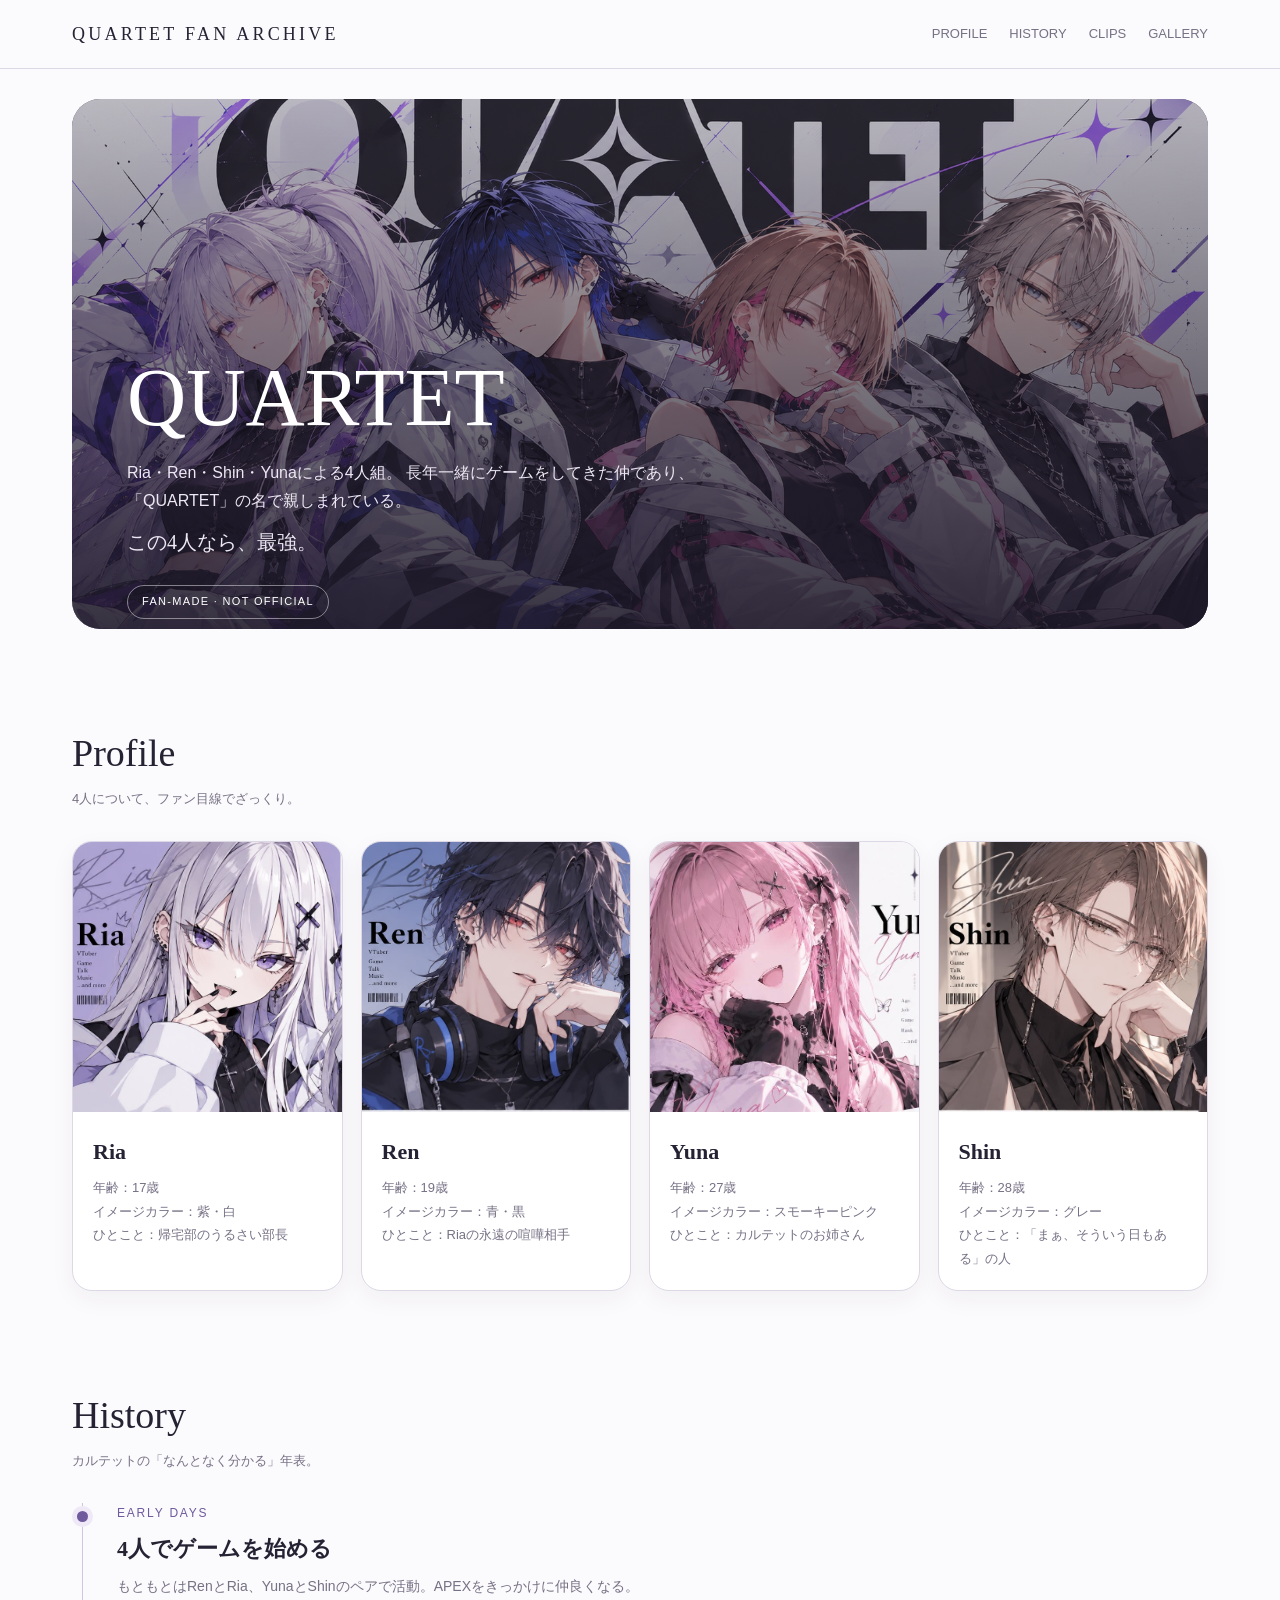
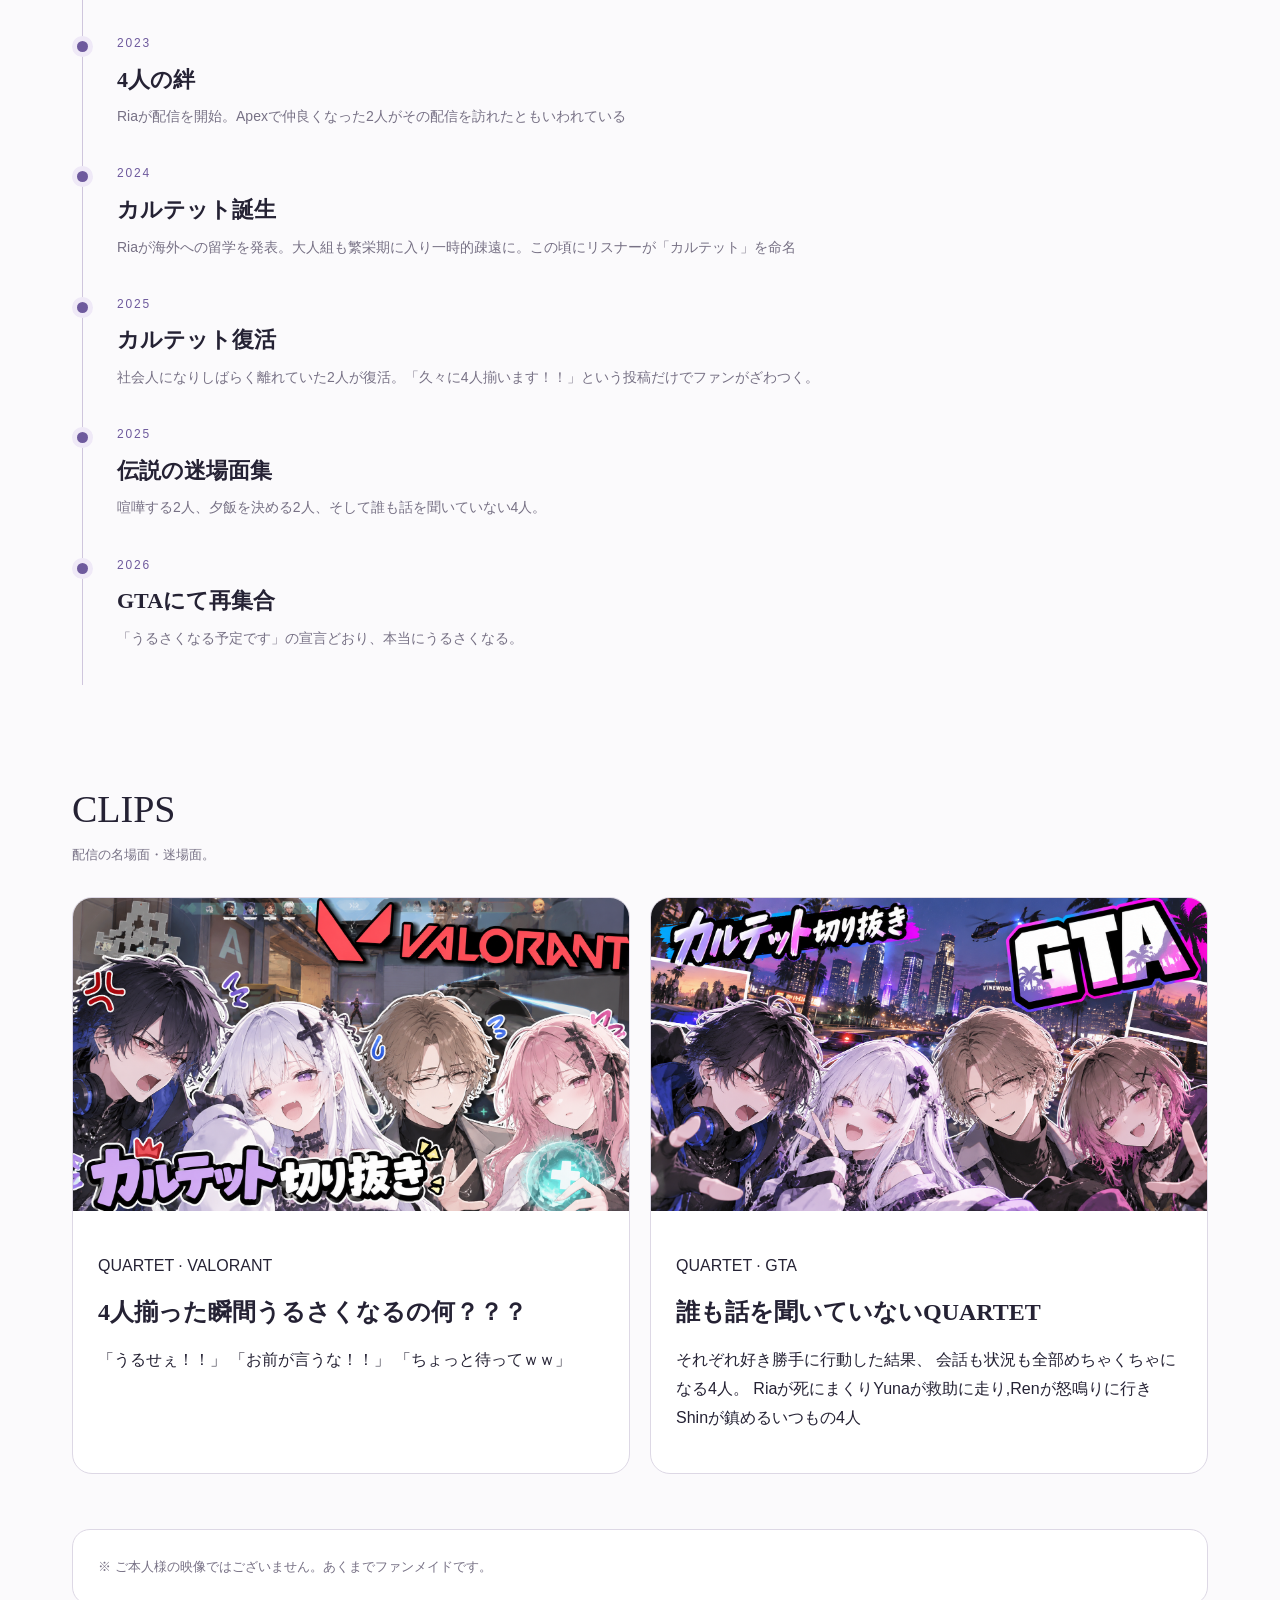
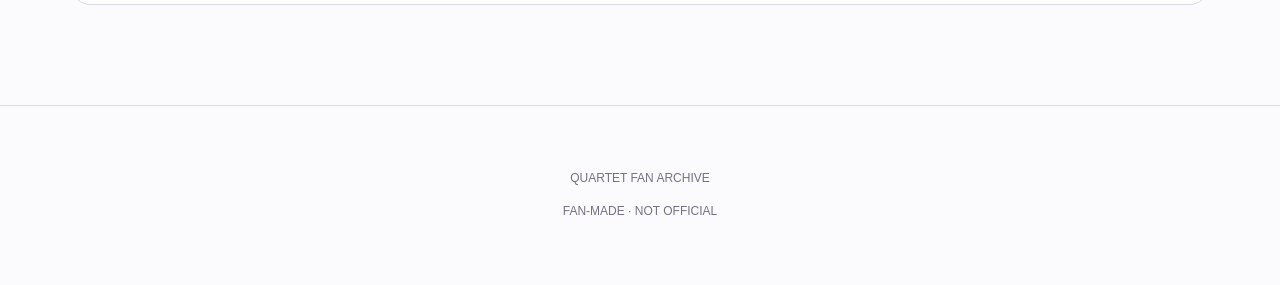
<file: index.html>
<!doctype html>
<html lang="ja">
<head>
<meta charset="utf-8">
<meta name="viewport" content="width=device-width,initial-scale=1">
<title>QUARTET FAN ARCHIVE</title>
<style>
:root{
  --ink:#252234; --muted:#777185; --line:#ddd8e5; --lav:#8e78b7;
  --lav2:#efe9f7; --bg:#fbfafc; --card:#fff; --accent:#6e5a9d;
}
*{box-sizing:border-box}
html{scroll-behavior:smooth}
body{margin:0;background:var(--bg);color:var(--ink);font-family:Inter,"Noto Sans JP","Yu Gothic",sans-serif;line-height:1.8}
a{color:inherit;text-decoration:none}
header{position:sticky;top:0;z-index:10;background:rgba(251,250,252,.94);backdrop-filter:blur(12px);border-bottom:1px solid var(--line)}
.nav{max-width:1180px;margin:auto;height:68px;display:flex;align-items:center;justify-content:space-between;padding:0 22px}
.logo{letter-spacing:.18em;font-family:Georgia,serif;font-size:18px}
nav{display:flex;gap:22px;font-size:13px;color:var(--muted)}
nav a:hover{color:var(--accent)}
.hero{max-width:1180px;margin:30px auto 0;padding:0 22px}
.hero-card{position:relative;min-height:530px;border-radius:28px;overflow:hidden;background:#201b2b;display:flex;align-items:flex-end}
.hero-card img{position:absolute;inset:0;width:100%;height:100%;object-fit:cover;opacity:.78}
.hero-overlay{position:absolute;inset:0;background:linear-gradient(180deg,rgba(28,23,39,.05),rgba(28,23,39,.85))}
.hero-copy{
  position:relative;
  z-index:1;
  color:#fff;
  padding:55px;
  max-width:760px;

  /* 文字全体を下へ */
  transform:translateY(45px);
}
.kicker{font-size:12px;letter-spacing:.25em;text-transform:uppercase;opacity:.75}
h1{font-family:Georgia,"Yu Mincho",serif;font-size:clamp(44px,7vw,82px);line-height:1.05;margin:12px 0 18px;font-weight:500}
.hero-copy p{margin:0;color:#eee8f4;font-size:16px}
.badge{display:inline-block;margin-top:25px;padding:6px 14px;border:1px solid rgba(255,255,255,.45);border-radius:999px;font-size:11px;letter-spacing:.12em}
section{max-width:1180px;margin:90px auto;padding:0 22px}
.section-head{display:flex;align-items:end;justify-content:space-between;gap:20px;margin-bottom:30px}
.section-head h2{font-family:Georgia,"Yu Mincho",serif;font-size:38px;margin:0;font-weight:500}
.section-head p{margin:0;color:var(--muted);font-size:13px}
.cards{display:grid;grid-template-columns:repeat(4,1fr);gap:18px}
.card{background:var(--card);border:1px solid var(--line);border-radius:20px;overflow:hidden;box-shadow:0 8px 25px rgba(54,42,76,.05)}
.card img{width:100%;height:270px;object-fit:cover;display:block}
.card-body{padding:20px}
.card h3{margin:0 0 5px;font-family:Georgia,"Yu Mincho",serif;font-size:22px}
.card p{margin:0;color:var(--muted);font-size:13px}
.profile-grid{display:grid;grid-template-columns:1.15fr .85fr;gap:22px}
.profile-card{background:#fff;border:1px solid var(--line);border-radius:24px;padding:26px}
.profile-card img{width:100%;height:420px;object-fit:cover;border-radius:18px}
.profile-card h3{font-family:Georgia,"Yu Mincho",serif;font-size:30px;margin:18px 0 4px}
.meta{color:var(--muted);font-size:13px}
.quote{background:var(--lav2);border-radius:18px;padding:22px;margin-top:16px;color:#514665}
.timeline{position:relative;margin-left:10px;border-left:1px solid #cfc6dd}
.event{position:relative;padding:0 0 34px 34px}
.event:before{content:"";position:absolute;left:-6px;top:8px;width:11px;height:11px;border-radius:50%;background:var(--accent);box-shadow:0 0 0 5px var(--lav2)}
.year{font-size:12px;letter-spacing:.15em;color:var(--accent)}
.event h3{margin:5px 0;font-family:Georgia,"Yu Mincho",serif;font-size:22px}
.event p{margin:0;color:var(--muted);font-size:14px}
.clips {
    display: grid;
    grid-template-columns: repeat(2, 1fr);
    gap: 20px;
}

.clip {
    background: #fff;
    border: 1px solid var(--line);
    border-radius: 20px;
    overflow: hidden;
    display: block;
}

.clip img {
    display: block;
    width: 100%;
    height: auto;
    object-fit: contain;
}

.clip-body {
    padding: 25px;
}
.clip-body{padding:25px}
.clip-tag{font-size:11px;color:var(--accent);letter-spacing:.12em}
.clip h3{font-family:Georgia,"Yu Mincho",serif;font-size:24px;line-height:1.4;margin:10px 0}
.gallery{display:grid;grid-template-columns:repeat(3,1fr);gap:14px}
.gallery img{width:100%;height:250px;object-fit:cover;border-radius:18px;border:1px solid var(--line);background:#eee}
.notice{margin-top:55px;padding:25px;border:1px solid var(--line);border-radius:18px;background:#fff;color:var(--muted);font-size:13px}
footer{margin-top:100px;padding:50px 22px;border-top:1px solid var(--line);text-align:center;color:var(--muted);font-size:12px}
footer strong{color:var(--ink)}
@media(max-width:850px){
  nav{gap:10px;font-size:11px}.cards{grid-template-columns:repeat(2,1fr)}
  .profile-grid,.clips{grid-template-columns:1fr}.gallery{grid-template-columns:1fr 1fr}
  .hero-card{min-height:470px}.hero-copy{padding:32px}
}
@media(max-width:560px){
  nav{display:none}.cards{grid-template-columns:1fr}.gallery{grid-template-columns:1fr}
  .clip{grid-template-columns:1fr}.clip img{height:210px}.hero-card{min-height:520px}
}
</style>
</head>
<body>
<header>
  <div class="nav">
    <a class="logo" href="#home">QUARTET FAN ARCHIVE</a>
    <nav>
      <a href="#profile">PROFILE</a>
      <a href="#history">HISTORY</a>
      <a href="#clips">CLIPS</a>
      <a href="#gallery">GALLERY</a>
    </nav>
  </div>
</header>

<main id="home">
  <div class="hero">
    <div class="hero-card">
      <img src="quartet-main.png" alt="4人のカルテット集合イラスト">
      <div class="hero-overlay"></div>
      <div class="hero-copy">
        <div class="kicker"></div>


        <h1>QUARTET</h1>
        <p>Ria・Ren・Shin・Yunaによる4人組。
長年一緒にゲームをしてきた仲であり、「QUARTET」の名で親しまれている。
        </p>
        <p style="margin-top:8px;font-family:Georgia,serif;font-size:20px;">この4人なら、最強。</p>
        <span class="badge">FAN-MADE · NOT OFFICIAL</span>
      </div>
    </div>
  </div>

  <section id="profile">
    <div class="section-head">
      <div><h2>Profile</h2><p>4人について、ファン目線でざっくり。</p></div>
    </div>
    <div class="cards">
      <article class="card"><a href="ria.html"><img src="Ria_normal.jpeg" alt="Ria"><div class="card-body"><h3>Ria</h3><p>年齢：17歳</p><p>イメージカラー：紫・白</p><p>ひとこと：帰宅部のうるさい部長
      </p></div></a></article>
      <article class="card"><a href="ren.html"><img src="Ren_normal.jpeg" alt="Ren"><div class="card-body"><h3>Ren</h3><p>年齢：19歳</p><p>イメージカラー：青・黒</p><p>ひとこと：Riaの永遠の喧嘩相手</p></div></a></article>
      <article class="card">
    <a href="yuna.html">
        <img src="Yuna_normal.jpeg" alt="Yuna">
        <div class="card-body">
            <h3>Yuna</h3>
            <p>年齢：27歳</p>
            <p>イメージカラー：スモーキーピンク</p>
            <p>ひとこと：カルテットのお姉さん</p>
        </div>
    </a>
</article>
  <article class="card">
    <a href="shin.html">
        <img src="Shin_normal.jpeg" alt="Shin">
        <div class="card-body">
            <h3>Shin</h3>
            <p>年齢：28歳</p>
            <p>イメージカラー：グレー</p>
            <p>ひとこと：「まぁ、そういう日もある」の人</p>
        </div>
    </a>
</article>
    </div>
  </section>

  <section id="history">
    <div class="section-head">
      <div><h2>History</h2><p>カルテットの「なんとなく分かる」年表。</p></div>
    </div>
    <div class="timeline">
     
      <div class="event"><div class="year">EARLY DAYS</div><h3>4人でゲームを始める</h3><p>もともとはRenとRia、YunaとShinのペアで活動。APEXをきっかけに仲良くなる。</p></div>
       <div class="event"><div class="year">2023</div><h3>4人の絆</h3><p>Riaが配信を開始。Apexで仲良くなった2人がその配信を訪れたともいわれている
      </p></div>
      <div class="event"><div class="year">2024</div><h3>カルテット誕生</h3><p>Riaが海外への留学を発表。大人組も繁栄期に入り一時的疎遠に。この頃にリスナーが「カルテット」を命名</p></div>
      <div class="event"><div class="year">2025</div><h3>カルテット復活</h3><p>社会人になりしばらく離れていた2人が復活。「久々に4人揃います！！」という投稿だけでファンがざわつく。</p></div>
      <div class="event"><div class="year">2025</div><h3>伝説の迷場面集</h3><p>喧嘩する2人、夕飯を決める2人、そして誰も話を聞いていない4人。</p></div>
      <div class="event"><div class="year">2026</div><h3>GTAにて再集合</h3><p>「うるさくなる予定です」の宣言どおり、本当にうるさくなる。</p></div>
    </div>
  </section>

 <section id="clips">

  <div class="section-head">
    <div>
      <h2>CLIPS</h2>
      <p>配信の名場面・迷場面。</p>
    </div>
  </div>

  <div class="clips">

    <article class="clip">
      <img src="varolant_clops.png" alt="VALORANTのクリップ">

      <div class="clip-body">
        <p class="clip-meta">QUARTET · VALORANT</p>

        <h3>4人揃った瞬間うるさくなるの何？？？</h3>

        <p>
          「うるせぇ！！」
          「お前が言うな！！」
          「ちょっと待ってｗｗ」
        </p>
      </div>
    </article>


    <article class="clip">
      <img src="gta_clip.png" alt="GTAのクリップ">

      <div class="clip-body">
        <p class="clip-meta">QUARTET · GTA</p>

        <h3>誰も話を聞いていないQUARTET</h3>

        <p>
          それぞれ好き勝手に行動した結果、
          会話も状況も全部めちゃくちゃになる4人。
          Riaが死にまくりYunaが救助に走り,Renが怒鳴りに行きShinが鎮めるいつもの4人
        </p>
      </div>
    </article>

  </div>

  <p class="notice">
    ※ ご本人様の映像ではございません。あくまでファンメイドです。
  </p>

</section>


<footer>
  <p>QUARTET FAN ARCHIVE</p>
  <p>FAN-MADE · NOT OFFICIAL</p>
</footer>

</main>

</body>
</html>
</file>
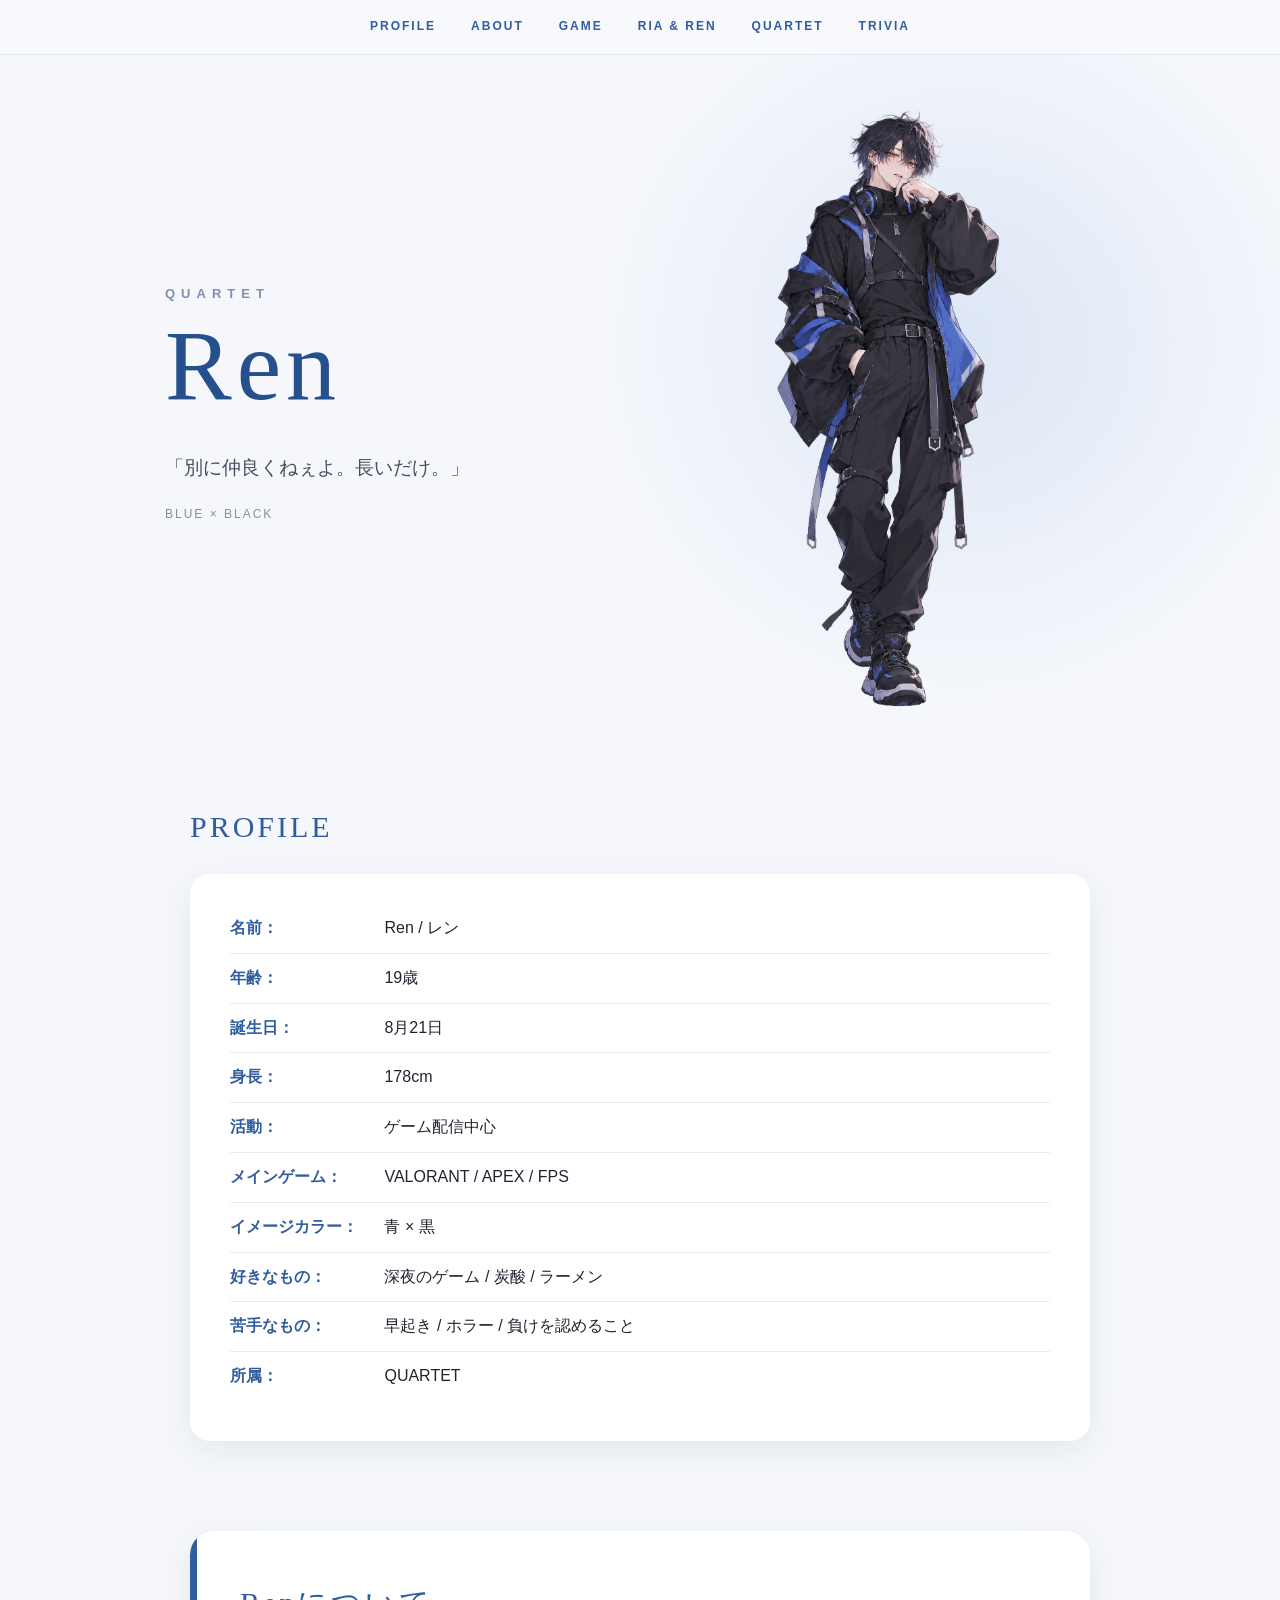
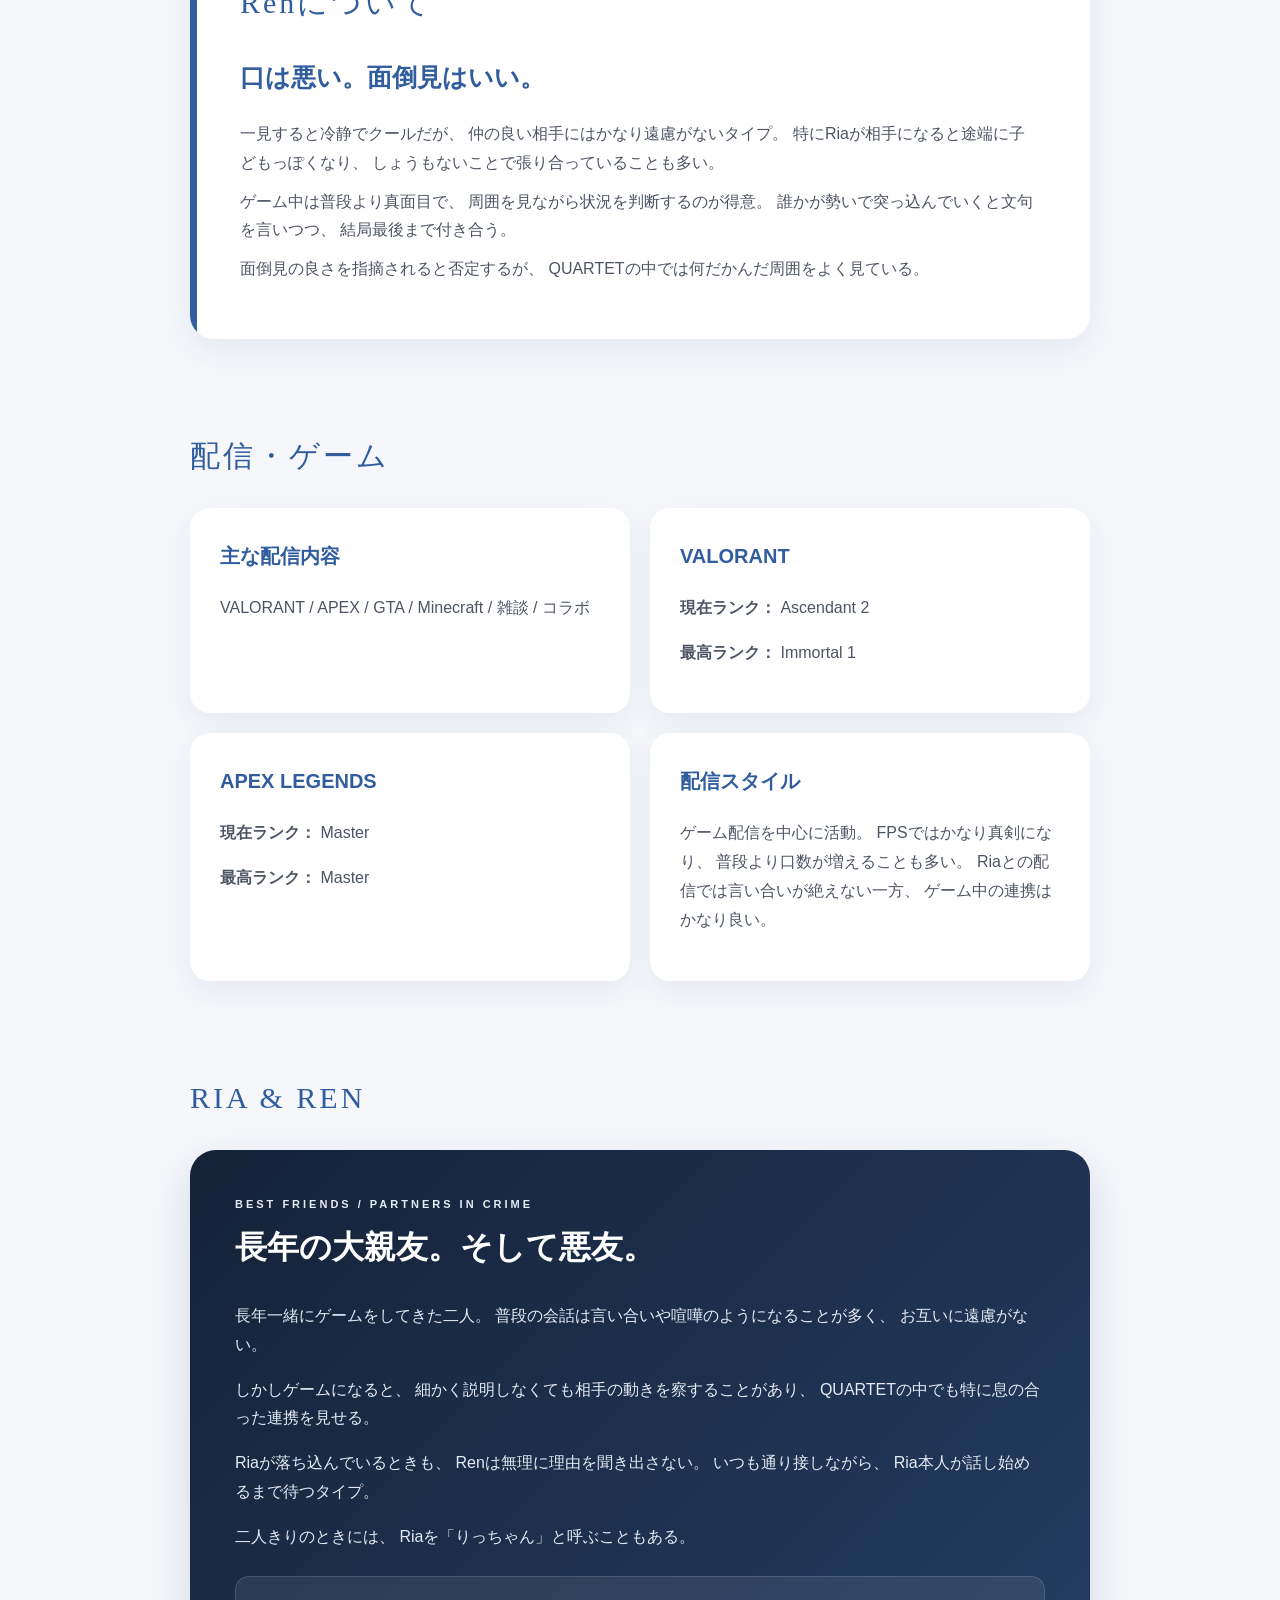
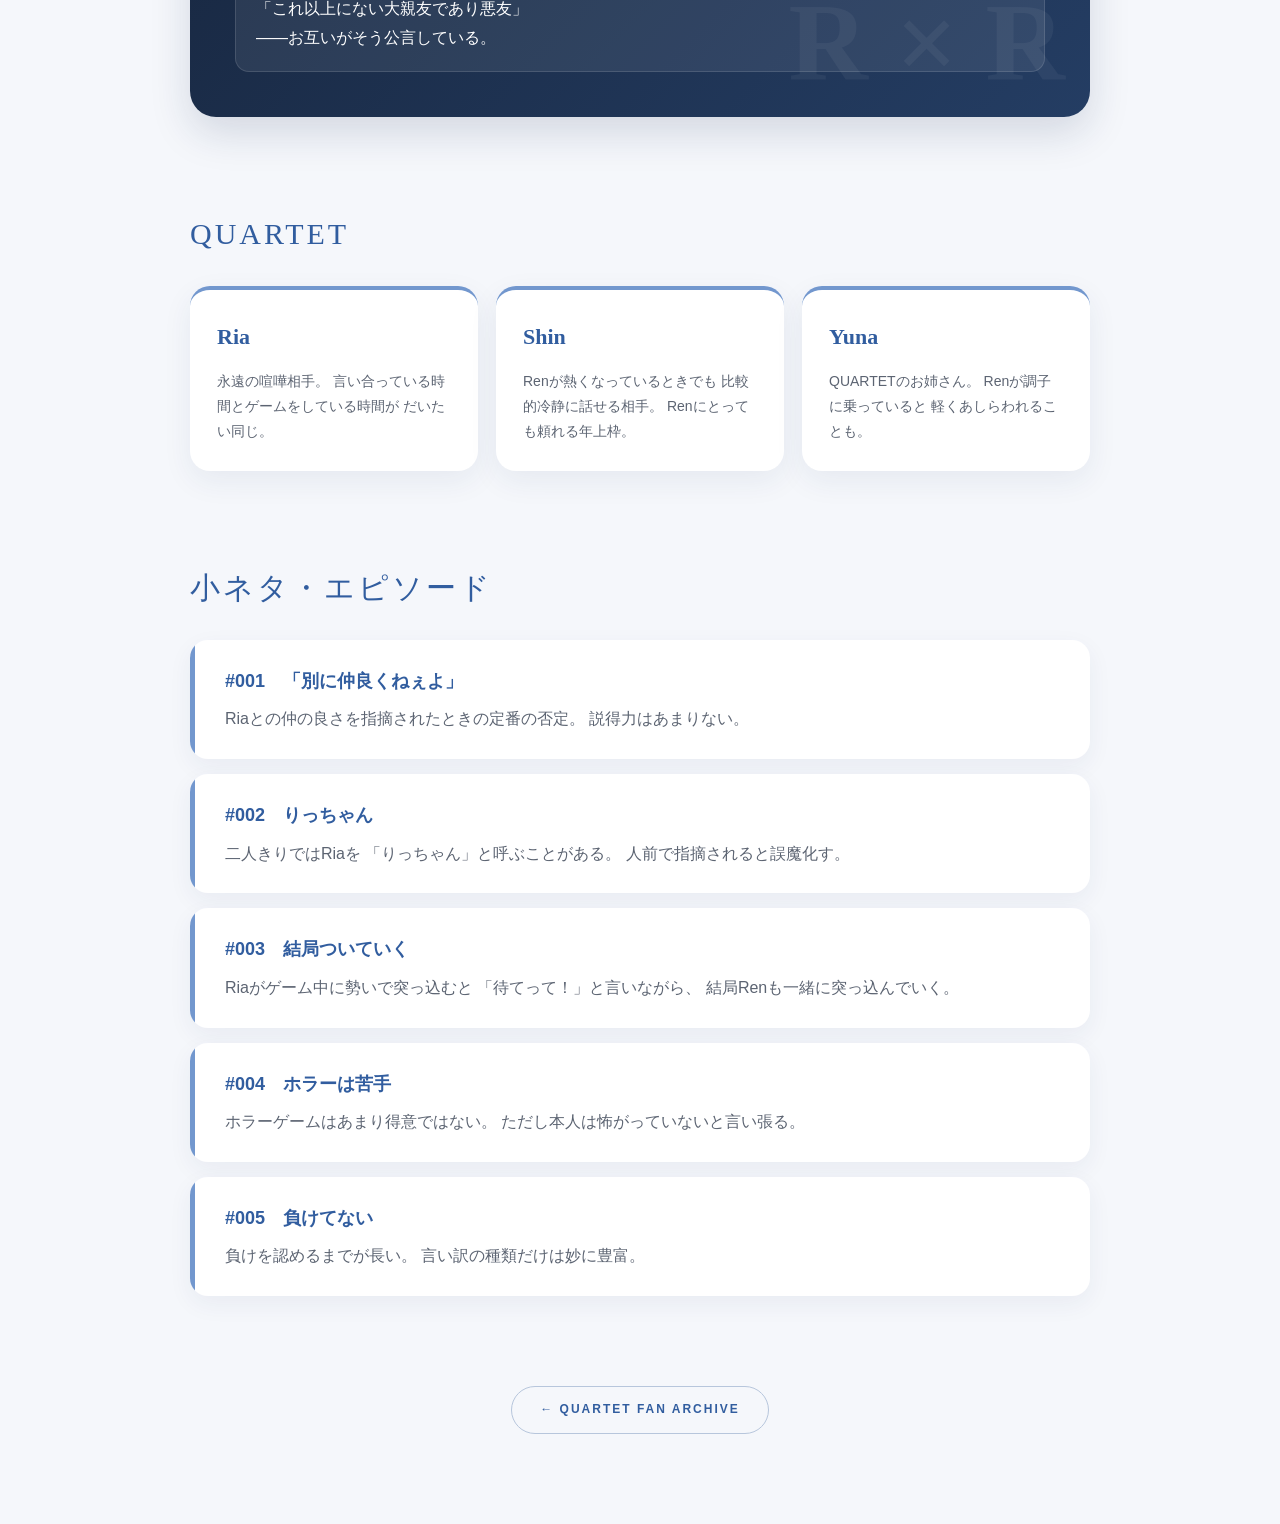
<file: ren.html>
<!DOCTYPE html>
<html lang="ja">

<head>
    <meta charset="UTF-8">
    <meta name="viewport" content="width=device-width, initial-scale=1.0">

    <title>Ren | QUARTET FAN ARCHIVE</title>

    <style>

        /* =========================
           BASIC
        ========================== */

        * {
            box-sizing: border-box;
        }

        html {
            scroll-behavior: smooth;
        }

        body {
            margin: 0;
            background: #f5f7fb;
            color: #202431;
            font-family: "Yu Gothic", "Hiragino Kaku Gothic ProN", sans-serif;
            line-height: 1.8;
        }

        a {
            color: inherit;
            text-decoration: none;
        }


        /* =========================
           NAVIGATION
        ========================== */

        .top-nav {
            position: fixed;
            top: 0;
            left: 0;
            width: 100%;
            height: 55px;

            display: flex;
            align-items: center;
            justify-content: center;
            gap: 35px;

            background: rgba(247, 249, 253, 0.94);
            backdrop-filter: blur(12px);

            border-bottom: 1px solid rgba(39, 92, 170, 0.12);

            z-index: 1000;
        }

        .top-nav a {
            color: #315d9f;
            font-size: 12px;
            font-weight: bold;
            letter-spacing: 2px;
            transition: opacity 0.2s ease;
        }

        .top-nav a:hover {
            opacity: 0.5;
        }


        /* =========================
           HERO
        ========================== */

        .hero {
            min-height: 760px;
            padding: 105px 8% 45px;

            display: flex;
            align-items: center;
            justify-content: center;
            gap: 70px;

            background:
                radial-gradient(
                    circle at 75% 45%,
                    rgba(61, 119, 206, 0.13),
                    transparent 35%
                );
        }

        .hero-text {
            width: 420px;
            flex-shrink: 0;
        }

        .hero-group {
            margin: 0 0 10px;

            color: #7d91b1;

            font-size: 13px;
            font-weight: bold;
            letter-spacing: 6px;
        }

        .hero h1 {
            margin: 0;

            color: #254f8d;

            font-family: Georgia, "Yu Mincho", serif;
            font-size: 100px;
            font-weight: 500;
            line-height: 1;

            letter-spacing: 5px;
        }

        .hero-quote {
            margin-top: 35px;

            color: #454d5e;

            font-family: Georgia, "Yu Mincho", serif;
            font-size: 19px;
        }

        .hero-sub {
            margin-top: 12px;

            color: #8490a2;

            font-size: 12px;
            letter-spacing: 2px;
        }

        .hero-image {
            width: 460px;
            height: 600px;

            display: flex;
            align-items: center;
            justify-content: center;

            flex-shrink: 0;
        }

        .hero-image img {
            display: block;

            width: auto;
            height: 100%;
            max-width: 100%;

            object-fit: contain;

            border-radius: 24px;
        }


        /* =========================
           COMMON
        ========================== */

        section,
        body > h2,
        .profile {
            width: min(900px, calc(100% - 40px));
            margin-left: auto;
            margin-right: auto;
        }

        section {
            margin-top: 90px;
            margin-bottom: 90px;
        }

        body > h2,
        section > h2 {
            color: #315d9f;

            font-family: Georgia, "Yu Mincho", serif;
            font-size: 30px;
            font-weight: 500;

            letter-spacing: 3px;
        }

        body > h2 {
            margin-top: 40px;
            margin-bottom: 20px;
        }


        /* =========================
           PROFILE
        ========================== */

        .profile {
            padding: 30px 40px;

            background: #ffffff;

            border-radius: 20px;

            box-shadow:
                0 10px 35px rgba(29, 59, 103, 0.08);
        }

        .profile p {
            margin: 10px 0;
            padding-bottom: 10px;

            border-bottom: 1px solid #e7ebf2;
        }

        .profile p:last-child {
            border-bottom: none;
        }

        .profile strong {
            display: inline-block;
            width: 150px;

            color: #315d9f;
        }


        /* =========================
           ABOUT
        ========================== */

        .about {
            position: relative;
            overflow: hidden;

            padding: 45px 50px;

            background: #ffffff;

            border-radius: 24px;

            box-shadow:
                0 10px 35px rgba(29, 59, 103, 0.08);
        }

        .about::before {
            content: "";

            position: absolute;
            top: 0;
            left: 0;

            width: 7px;
            height: 100%;

            background: #315d9f;
        }

        .about h2 {
            margin-top: 0;
            margin-bottom: 25px;
        }

        .about h3 {
            margin: 0 0 20px;

            color: #315d9f;

            font-size: 25px;
        }

        .about p {
            margin: 10px 0;

            color: #4d5564;
        }


        /* =========================
           STREAM / GAME
        ========================== */

        .stream-grid {
            display: grid;

            grid-template-columns: repeat(2, 1fr);

            gap: 20px;
        }

        .stream-card {
            padding: 30px;

            background: #ffffff;

            border-radius: 20px;

            box-shadow:
                0 10px 30px rgba(29, 59, 103, 0.07);
        }

        .stream-card h3 {
            margin-top: 0;

            color: #315d9f;

            font-size: 20px;
        }

        .stream-card p {
            color: #4d5564;
        }

        .stream-card.highlight {
            background: #e9eff9;
        }

        .stream-card.highlight p {
            color: #294f87;
            font-weight: bold;
        }


        /* =========================
           RIA & REN
        ========================== */

        .relationship-box {
            position: relative;

            padding: 45px;

            background:
                linear-gradient(
                    135deg,
                    #152238,
                    #243d63
                );

            color: #ffffff;

            border-radius: 26px;

            overflow: hidden;

            box-shadow:
                0 16px 40px rgba(20, 43, 78, 0.15);
        }

        .relationship-box::after {
            content: "R × R";

            position: absolute;
            right: 25px;
            bottom: -25px;

            color: rgba(255, 255, 255, 0.05);

            font-family: Georgia, serif;
            font-size: 110px;
            font-weight: bold;
        }

        .relationship-label {
            margin: 0;

            color: #91b8f0;

            font-size: 11px;
            font-weight: bold;

            letter-spacing: 3px;
        }

        .relationship-box h3 {
            margin: 5px 0 25px;

            color: #ffffff;

            font-family: Georgia, "Yu Mincho", serif;
            font-size: 32px;
        }

        .relationship-box p {
            position: relative;
            z-index: 1;

            color: #e5ebf4;
        }

        .relationship-note {
            margin-top: 25px;
            padding: 18px 20px;

            background: rgba(255, 255, 255, 0.08);

            border: 1px solid rgba(255, 255, 255, 0.12);
            border-radius: 14px;
        }


        /* =========================
           QUARTET
        ========================== */

        .quartet-box {
            display: grid;

            grid-template-columns: repeat(3, 1fr);

            gap: 18px;
        }

        .quartet-card {
            padding: 27px;

            background: #ffffff;

            border-top: 4px solid #7297ce;
            border-radius: 20px;

            box-shadow:
                0 10px 30px rgba(29, 59, 103, 0.07);
        }

        .quartet-card h3 {
            margin: 0 0 12px;

            color: #315d9f;

            font-family: Georgia, "Yu Mincho", serif;
            font-size: 22px;
        }

        .quartet-card p {
            margin: 0;

            color: #5c6472;

            font-size: 14px;
        }


        /* =========================
           TRIVIA
        ========================== */

        .episode {
            position: relative;

            margin-bottom: 15px;
            padding: 25px 30px 25px 35px;

            overflow: hidden;

            background: #ffffff;

            border-radius: 18px;

            box-shadow:
                0 8px 25px rgba(29, 59, 103, 0.06);

            transition:
                transform 0.2s ease,
                box-shadow 0.2s ease;
        }

        .episode::before {
            content: "";

            position: absolute;
            top: 0;
            left: 0;

            width: 5px;
            height: 100%;

            background: #7297ce;
        }

        .episode:hover {
            transform: translateX(6px);

            box-shadow:
                0 12px 30px rgba(29, 59, 103, 0.11);
        }

        .episode h3 {
            margin: 0 0 8px;

            color: #315d9f;

            font-size: 18px;
        }

        .episode p {
            margin: 0;

            color: #5c6472;
        }


        /* =========================
           BACK BUTTON
        ========================== */

        .back-area {
            width: min(900px, calc(100% - 40px));

            margin: 90px auto;

            text-align: center;
        }

        .back-button {
            display: inline-block;

            padding: 12px 28px;

            color: #315d9f;

            border: 1px solid #b7c6dc;
            border-radius: 999px;

            font-size: 12px;
            font-weight: bold;

            letter-spacing: 2px;

            transition: 0.2s ease;
        }

        .back-button:hover {
            color: #ffffff;
            background: #315d9f;
            border-color: #315d9f;
        }


        /* =========================
           SCROLL POSITION
        ========================== */

        #profile,
        #about,
        #stream,
        #relationship,
        #quartet,
        #trivia {
            scroll-margin-top: 85px;
        }


        /* =========================
           MOBILE
        ========================== */

        @media (max-width: 950px) {

            .hero {
                min-height: auto;

                padding-top: 105px;

                flex-direction: column;

                gap: 30px;
            }

            .hero-text {
                width: 100%;

                text-align: center;
            }

            .hero h1 {
                font-size: 80px;
            }

            .hero-image {
                width: 100%;
                height: 550px;
            }

            .quartet-box {
                grid-template-columns: 1fr;
            }
        }


        @media (max-width: 700px) {

            .top-nav {
                justify-content: flex-start;

                gap: 20px;

                padding: 0 20px;

                overflow-x: auto;
            }

            .top-nav a {
                flex-shrink: 0;

                font-size: 10px;
            }

            .hero {
                padding-left: 20px;
                padding-right: 20px;
            }

            .hero h1 {
                font-size: 65px;
            }

            .hero-image {
                height: 480px;
            }

            .stream-grid {
                grid-template-columns: 1fr;
            }

            .profile,
            .about,
            .stream-card,
            .relationship-box {
                padding-left: 25px;
                padding-right: 25px;
            }

            .profile strong {
                display: block;
                width: auto;
            }
        }

    </style>
</head>


<body>


    <!-- =========================
         NAVIGATION
    ========================== -->

    <nav class="top-nav">

        <a href="#profile">PROFILE</a>

        <a href="#about">ABOUT</a>

        <a href="#stream">GAME</a>

        <a href="#relationship">RIA & REN</a>

        <a href="#quartet">QUARTET</a>

        <a href="#trivia">TRIVIA</a>

    </nav>


    <!-- =========================
         HERO
    ========================== -->

    <header class="hero">

        <div class="hero-text">

            <p class="hero-group">
                QUARTET
            </p>

            <h1>
                Ren
            </h1>

            <p class="hero-quote">
                「別に仲良くねぇよ。長いだけ。」
            </p>

            <p class="hero-sub">
                BLUE × BLACK
            </p>

        </div>


        <div class="hero-image">

            <img
                src="ren_normal_stand.png"
                alt="Renの立ち絵"
            >

        </div>

    </header>


    <!-- =========================
         PROFILE
    ========================== -->

    <h2 id="profile">
        PROFILE
    </h2>


    <div class="profile">

        <p>
            <strong>名前：</strong>
            Ren / レン
        </p>

        <p>
            <strong>年齢：</strong>
            19歳
        </p>

        <p>
            <strong>誕生日：</strong>
            8月21日
        </p>

        <p>
            <strong>身長：</strong>
            178cm
        </p>

        <p>
            <strong>活動：</strong>
            ゲーム配信中心
        </p>

        <p>
            <strong>メインゲーム：</strong>
            VALORANT / APEX / FPS
        </p>

        <p>
            <strong>イメージカラー：</strong>
            青 × 黒
        </p>

        <p>
            <strong>好きなもの：</strong>
            深夜のゲーム / 炭酸 / ラーメン
        </p>

        <p>
            <strong>苦手なもの：</strong>
            早起き / ホラー / 負けを認めること
        </p>

        <p>
            <strong>所属：</strong>
            QUARTET
        </p>

    </div>


    <!-- =========================
         ABOUT
    ========================== -->

    <section class="about" id="about">

        <h2>
            Renについて
        </h2>

        <h3>
            口は悪い。面倒見はいい。
        </h3>

        <p>
            一見すると冷静でクールだが、
            仲の良い相手にはかなり遠慮がないタイプ。
            特にRiaが相手になると途端に子どもっぽくなり、
            しょうもないことで張り合っていることも多い。
        </p>

        <p>
            ゲーム中は普段より真面目で、
            周囲を見ながら状況を判断するのが得意。
            誰かが勢いで突っ込んでいくと文句を言いつつ、
            結局最後まで付き合う。
        </p>

        <p>
            面倒見の良さを指摘されると否定するが、
            QUARTETの中では何だかんだ周囲をよく見ている。
        </p>

    </section>


    <!-- =========================
         STREAM / GAME
    ========================== -->

    <section class="stream" id="stream">

        <h2>
            配信・ゲーム
        </h2>

        <div class="stream-grid">

            <div class="stream-card">

                <h3>
                    主な配信内容
                </h3>

                <p>
                    VALORANT / APEX / GTA /
                    Minecraft / 雑談 / コラボ
                </p>

            </div>


            <div class="stream-card">

                <h3>
                    VALORANT
                </h3>

                <p>
                    <strong>現在ランク：</strong>
                    Ascendant 2
                </p>

                <p>
                    <strong>最高ランク：</strong>
                    Immortal 1
                </p>

            </div>


            <div class="stream-card">

                <h3>
                    APEX LEGENDS
                </h3>

                <p>
                    <strong>現在ランク：</strong>
                    Master
                </p>

                <p>
                    <strong>最高ランク：</strong>
                    Master
                </p>

            </div>


            <div class="stream-card">

                <h3>
                    配信スタイル
                </h3>

                <p>
                    ゲーム配信を中心に活動。
                    FPSではかなり真剣になり、
                    普段より口数が増えることも多い。
                    Riaとの配信では言い合いが絶えない一方、
                    ゲーム中の連携はかなり良い。
                </p>

            </div>

        </div>

    </section>


    <!-- =========================
         RIA & REN
    ========================== -->

    <section id="relationship">

        <h2>
            RIA & REN
        </h2>


        <div class="relationship-box">

            <p class="relationship-label">
                BEST FRIENDS / PARTNERS IN CRIME
            </p>

            <h3>
                長年の大親友。そして悪友。
            </h3>

            <p>
                長年一緒にゲームをしてきた二人。
                普段の会話は言い合いや喧嘩のようになることが多く、
                お互いに遠慮がない。
            </p>

            <p>
                しかしゲームになると、
                細かく説明しなくても相手の動きを察することがあり、
                QUARTETの中でも特に息の合った連携を見せる。
            </p>

            <p>
                Riaが落ち込んでいるときも、
                Renは無理に理由を聞き出さない。
                いつも通り接しながら、
                Ria本人が話し始めるまで待つタイプ。
            </p>

            <p>
                二人きりのときには、
                Riaを「りっちゃん」と呼ぶこともある。
            </p>


            <div class="relationship-note">

                「これ以上にない大親友であり悪友」

                <br>

                ――お互いがそう公言している。

            </div>

        </div>

    </section>


    <!-- =========================
         QUARTET
    ========================== -->

    <section id="quartet">

        <h2>
            QUARTET
        </h2>


        <div class="quartet-box">


            <div class="quartet-card">

                <h3>
                    Ria
                </h3>

                <p>
                    永遠の喧嘩相手。
                    言い合っている時間とゲームをしている時間が
                    だいたい同じ。
                </p>

            </div>


            <div class="quartet-card">

                <h3>
                    Shin
                </h3>

                <p>
                    Renが熱くなっているときでも
                    比較的冷静に話せる相手。
                    Renにとっても頼れる年上枠。
                </p>

            </div>


            <div class="quartet-card">

                <h3>
                    Yuna
                </h3>

                <p>
                    QUARTETのお姉さん。
                    Renが調子に乗っていると
                    軽くあしらわれることも。
                </p>

            </div>


        </div>

    </section>


    <!-- =========================
         TRIVIA
    ========================== -->

    <section id="trivia">

        <h2>
            小ネタ・エピソード
        </h2>


        <div class="episode">

            <h3>
                #001　「別に仲良くねぇよ」
            </h3>

            <p>
                Riaとの仲の良さを指摘されたときの定番の否定。
                説得力はあまりない。
            </p>

        </div>


        <div class="episode">

            <h3>
                #002　りっちゃん
            </h3>

            <p>
                二人きりではRiaを
                「りっちゃん」と呼ぶことがある。
                人前で指摘されると誤魔化す。
            </p>

        </div>


        <div class="episode">

            <h3>
                #003　結局ついていく
            </h3>

            <p>
                Riaがゲーム中に勢いで突っ込むと
                「待てって！」と言いながら、
                結局Renも一緒に突っ込んでいく。
            </p>

        </div>


        <div class="episode">

            <h3>
                #004　ホラーは苦手
            </h3>

            <p>
                ホラーゲームはあまり得意ではない。
                ただし本人は怖がっていないと言い張る。
            </p>

        </div>


        <div class="episode">

            <h3>
                #005　負けてない
            </h3>

            <p>
                負けを認めるまでが長い。
                言い訳の種類だけは妙に豊富。
            </p>

        </div>


    </section>


    <!-- =========================
         BACK
    ========================== -->

    <div class="back-area">

        <a href="index.html" class="back-button">
            ← QUARTET FAN ARCHIVE
        </a>

    </div>


</body>

</html>
</file>
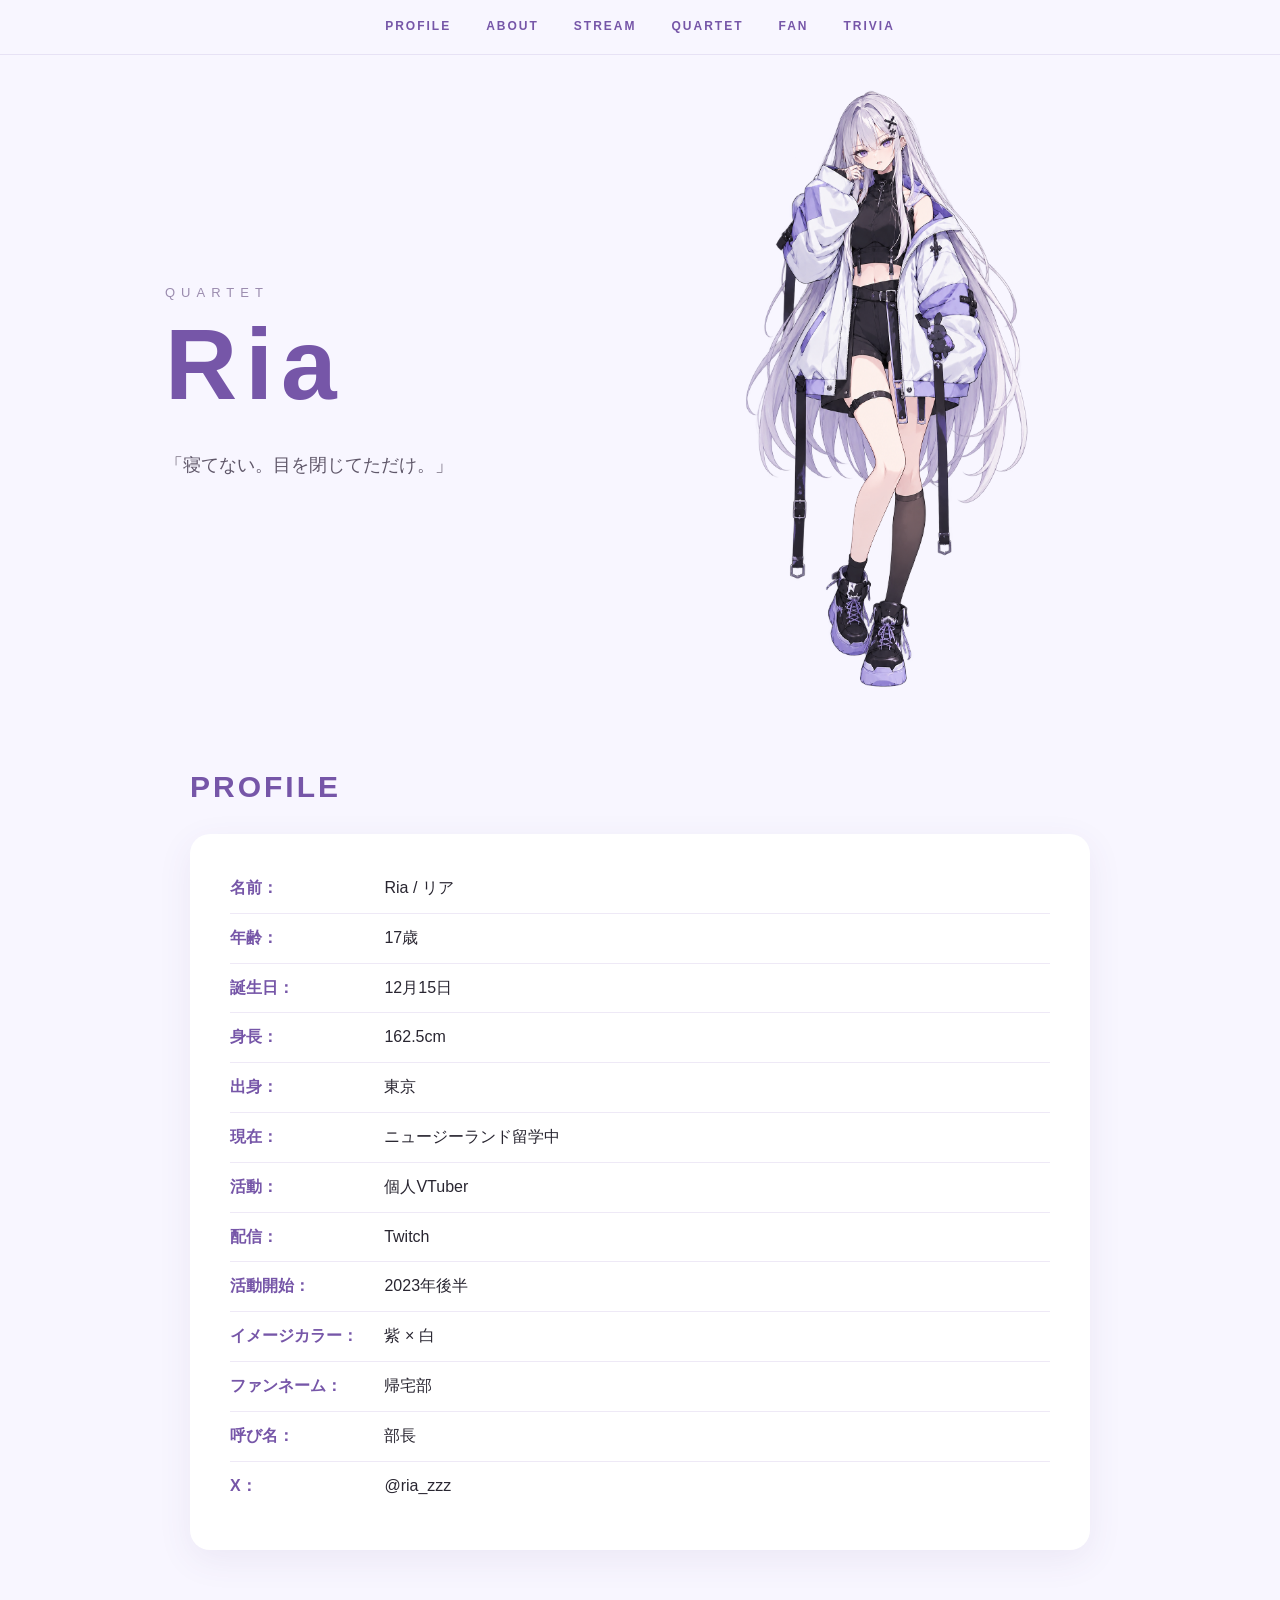
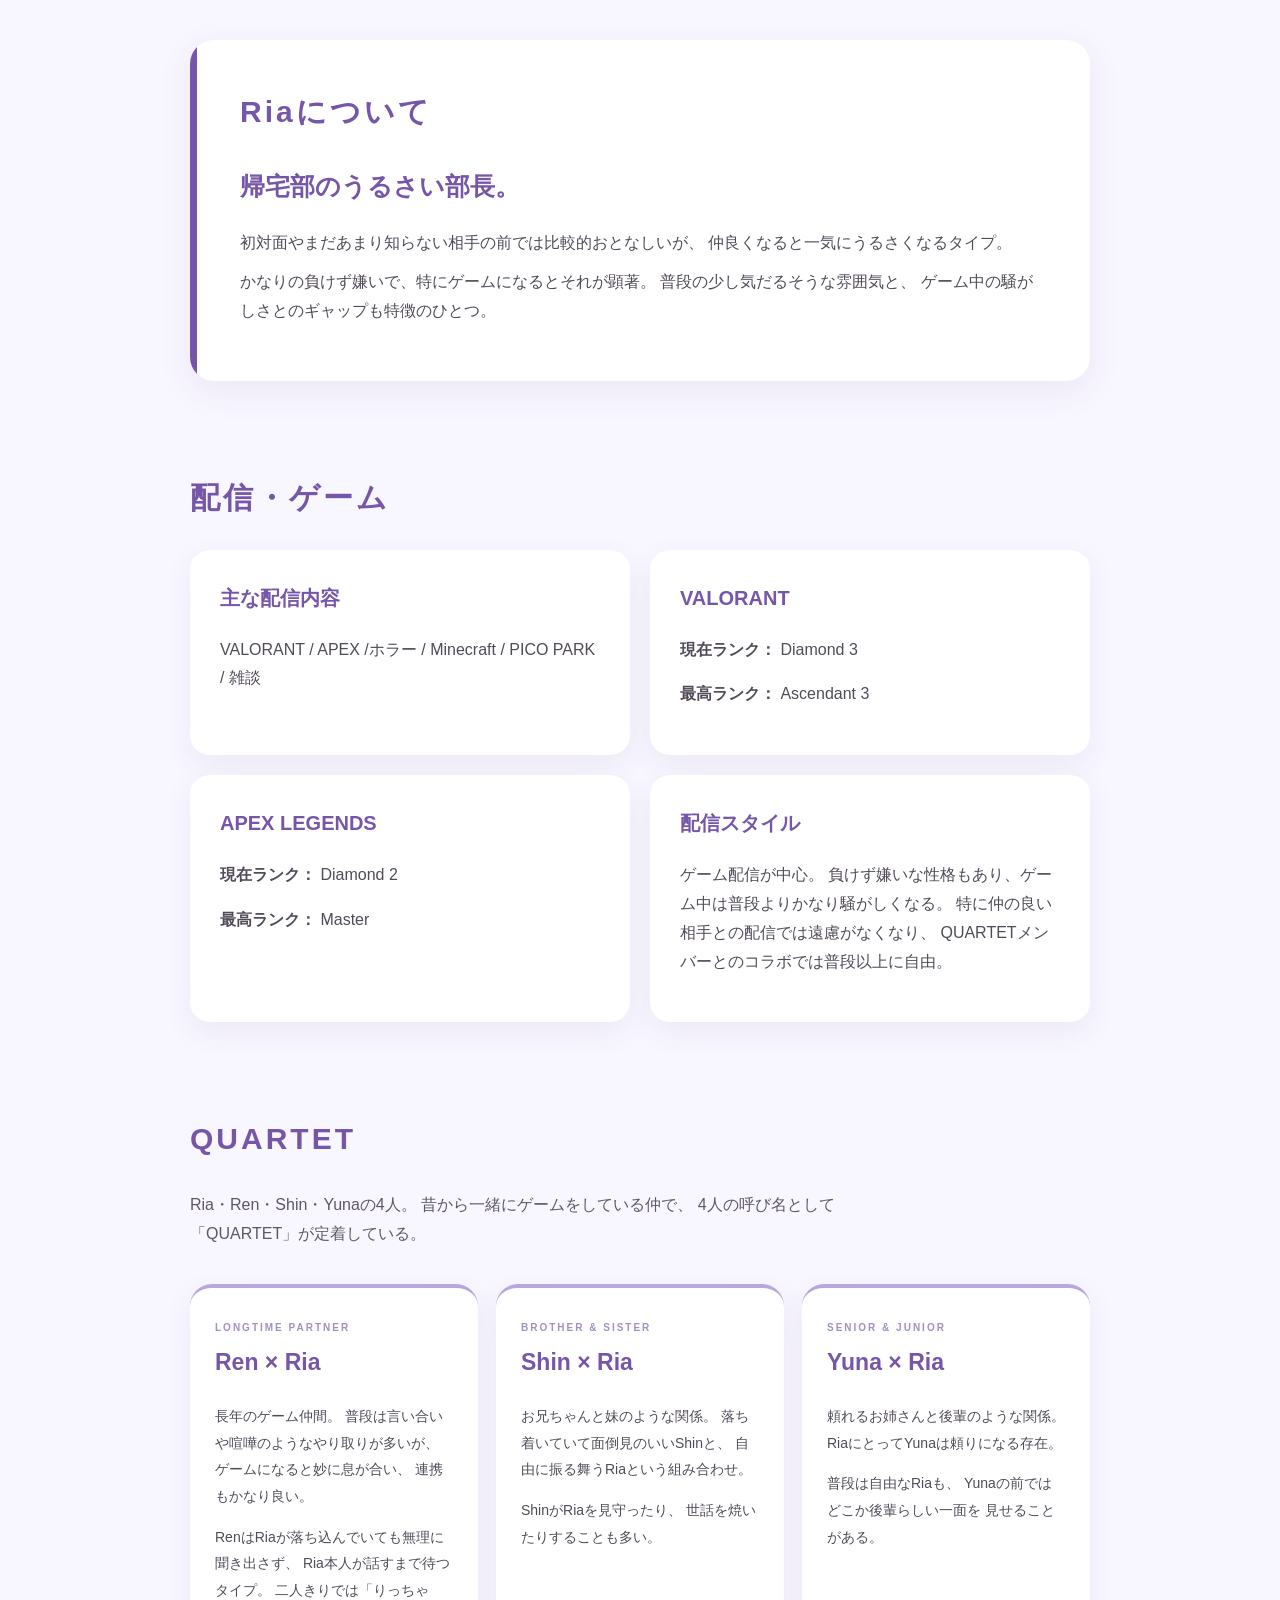
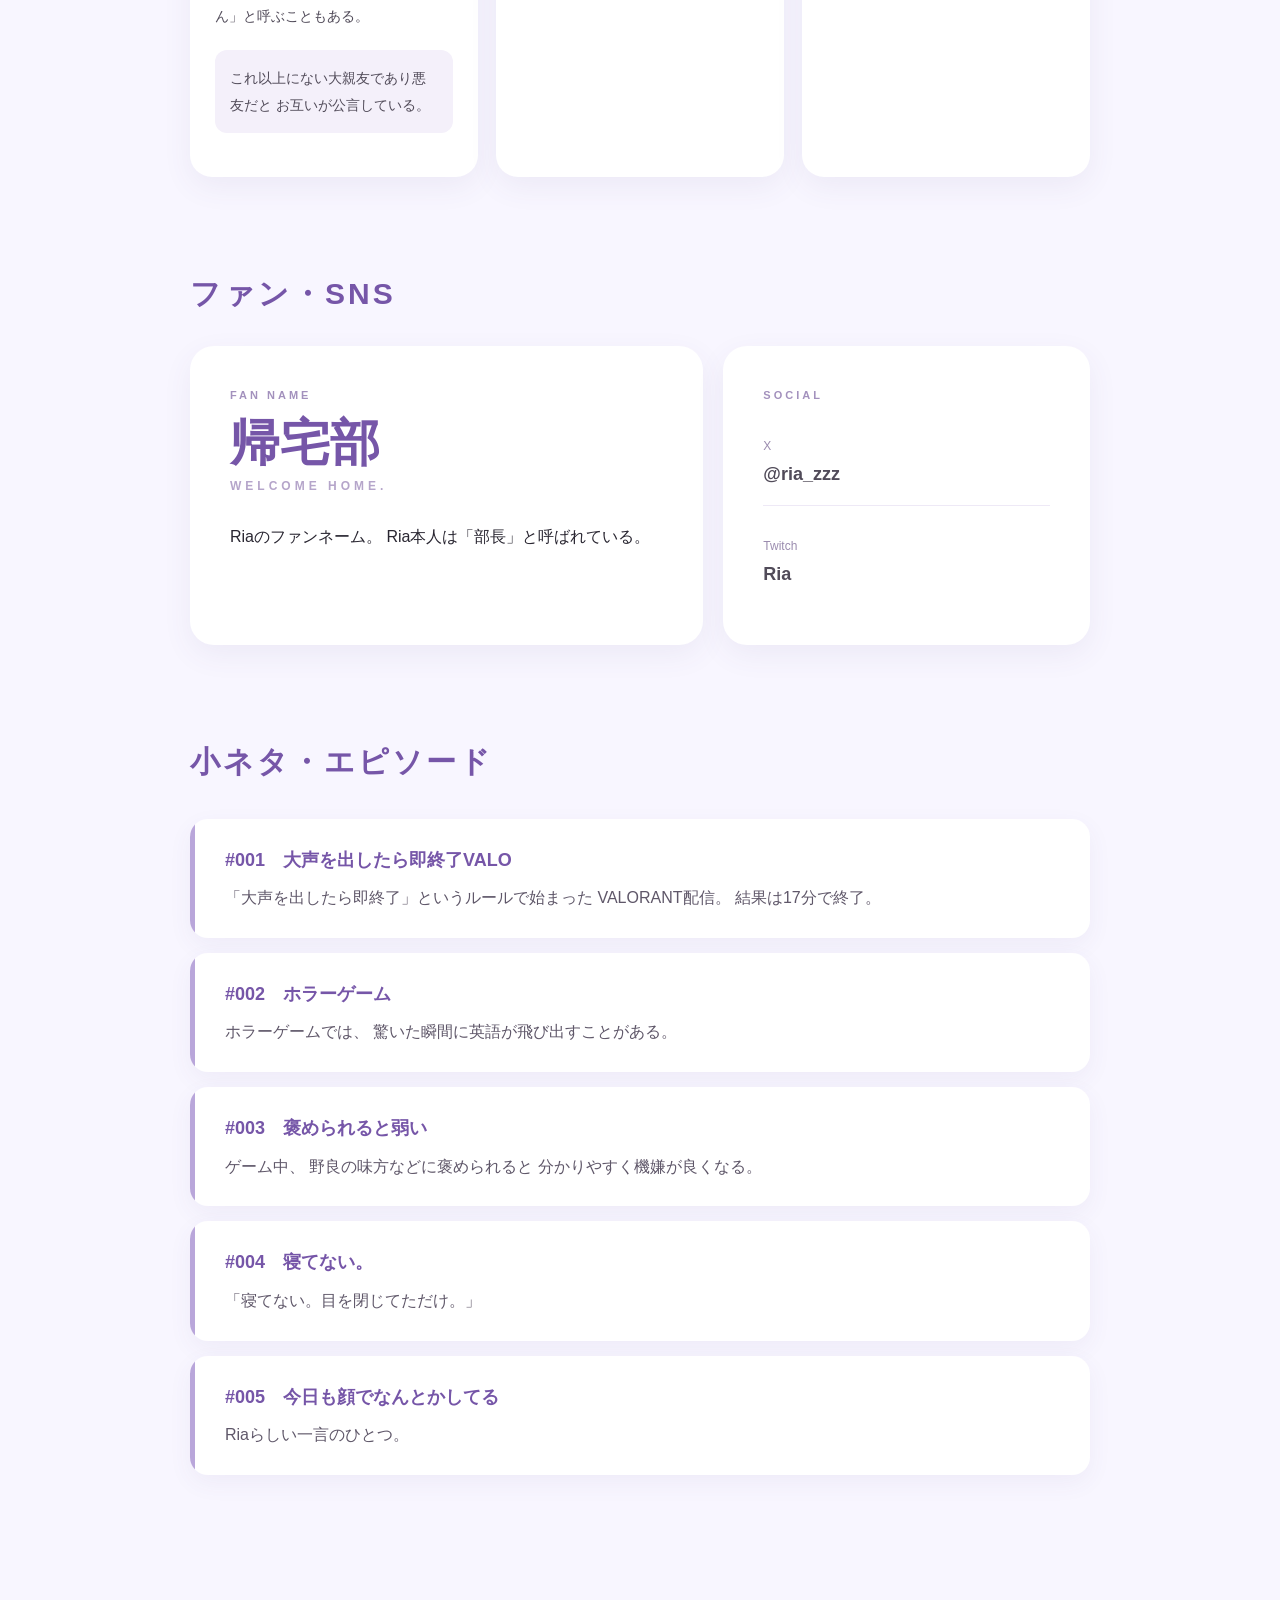
<file: ria.html>
<!DOCTYPE html>
<html lang="ja">

<head>
    <meta charset="UTF-8">
    <meta name="viewport" content="width=device-width, initial-scale=1.0">

    <title>Ria | QUARTET FAN ARCHIVE</title>

    <link rel="stylesheet" href="ria.css">
</head>

<body>

    <!-- =========================
         NAVIGATION
    ========================== -->

    <nav class="top-nav">
        <a href="#profile">PROFILE</a>
        <a href="#about">ABOUT</a>
        <a href="#stream">STREAM</a>
        <a href="#quartet">QUARTET</a>
        <a href="#fan">FAN</a>
        <a href="#trivia">TRIVIA</a>
    </nav>


    <!-- =========================
         HERO
    ========================== -->

    <header class="hero">

        <div class="hero-text">

            <p class="hero-group">
                QUARTET
            </p>

            <h1>Ria</h1>

            <p class="hero-quote">
                「寝てない。目を閉じてただけ。」
            </p>

        </div>


        <div class="hero-image">

            <img
                src="ria_normal_stand.png"
                alt="Riaの立ち絵"
            >

        </div>

    </header>


    <!-- =========================
         PROFILE
    ========================== -->

    <h2 id="profile">PROFILE</h2>

    <div class="profile">

        <p>
            <strong>名前：</strong>
            Ria / リア
        </p>

        <p>
            <strong>年齢：</strong>
            17歳
        </p>

        <p>
            <strong>誕生日：</strong>
            12月15日
        </p>

        <p>
            <strong>身長：</strong>
            162.5cm
        </p>

        <p>
            <strong>出身：</strong>
            東京
        </p>

        <p>
            <strong>現在：</strong>
            ニュージーランド留学中
        </p>

        <p>
            <strong>活動：</strong>
            個人VTuber
        </p>

        <p>
            <strong>配信：</strong>
            Twitch
        </p>

        <p>
            <strong>活動開始：</strong>
            2023年後半
        </p>

        <p>
            <strong>イメージカラー：</strong>
            紫 × 白
        </p>

        <p>
            <strong>ファンネーム：</strong>
            帰宅部
        </p>

        <p>
            <strong>呼び名：</strong>
            部長
        </p>

        <p>
            <strong>X：</strong>
            @ria_zzz
        </p>

    </div>


    <!-- =========================
         ABOUT
    ========================== -->

    <section class="about" id="about">

        <h2>Riaについて</h2>

        <h3>
            帰宅部のうるさい部長。
        </h3>

        <p>
            初対面やまだあまり知らない相手の前では比較的おとなしいが、
            仲良くなると一気にうるさくなるタイプ。
        </p>

        <p>
            かなりの負けず嫌いで、特にゲームになるとそれが顕著。
            普段の少し気だるそうな雰囲気と、
            ゲーム中の騒がしさとのギャップも特徴のひとつ。
        </p>

    </section>


    <!-- =========================
         STREAM
    ========================== -->

    <section class="stream" id="stream">
    <h2>配信・ゲーム</h2>

    <div class="stream-grid">

        <div class="stream-card">
            <h3>主な配信内容</h3>
            <p>
                VALORANT / APEX /ホラー /
                Minecraft / PICO PARK / 雑談
            </p>
        </div>

        <div class="stream-card">
            <h3>VALORANT</h3>
            <p><strong>現在ランク：</strong> Diamond 3</p>
            <p><strong>最高ランク：</strong> Ascendant 3</p>
        </div>

        <div class="stream-card">
            <h3>APEX LEGENDS</h3>
            <p><strong>現在ランク：</strong> Diamond 2</p>
            <p><strong>最高ランク：</strong> Master</p>
        </div>

        <div class="stream-card">
            <h3>配信スタイル</h3>
            <p>
                ゲーム配信が中心。
                負けず嫌いな性格もあり、ゲーム中は普段よりかなり騒がしくなる。
                特に仲の良い相手との配信では遠慮がなくなり、
                QUARTETメンバーとのコラボでは普段以上に自由。
            </p>
        </div>

    </div>
</section>


    <!-- =========================
         QUARTET
    ========================== -->

    <section class="quartet" id="quartet">

        <h2>QUARTET</h2>

        <p class="quartet-intro">
            Ria・Ren・Shin・Yunaの4人。
            昔から一緒にゲームをしている仲で、
            4人の呼び名として「QUARTET」が定着している。
        </p>


        <div class="relation-grid">


            <!-- Ren -->

            <div class="relation-card ren">

                <p class="relation-type">
                    LONGTIME PARTNER
                </p>

                <h3>
                    Ren × Ria
                </h3>

                <p>
                    長年のゲーム仲間。
                    普段は言い合いや喧嘩のようなやり取りが多いが、
                    ゲームになると妙に息が合い、
                    連携もかなり良い。
                </p>

                <p>
                    RenはRiaが落ち込んでいても無理に聞き出さず、
                    Ria本人が話すまで待つタイプ。
                    二人きりでは「りっちゃん」と呼ぶこともある。
                </p>

                <p class="relation-note">
                    これ以上にない大親友であり悪友だと
                    お互いが公言している。
                </p>

            </div>


            <!-- Shin -->

            <div class="relation-card shin">

                <p class="relation-type">
                    BROTHER & SISTER
                </p>

                <h3>
                    Shin × Ria
                </h3>

                <p>
                    お兄ちゃんと妹のような関係。
                    落ち着いていて面倒見のいいShinと、
                    自由に振る舞うRiaという組み合わせ。
                </p>

                <p>
                    ShinがRiaを見守ったり、
                    世話を焼いたりすることも多い。
                </p>

            </div>


            <!-- Yuna -->

            <div class="relation-card yuna">

                <p class="relation-type">
                    SENIOR & JUNIOR
                </p>

                <h3>
                    Yuna × Ria
                </h3>

                <p>
                    頼れるお姉さんと後輩のような関係。
                    RiaにとってYunaは頼りになる存在。
                </p>

                <p>
                    普段は自由なRiaも、
                    Yunaの前ではどこか後輩らしい一面を
                    見せることがある。
                </p>

            </div>

        </div>

    </section>


    <!-- =========================
         FAN / SNS
    ========================== -->

    <section class="fan" id="fan">

        <h2>ファン・SNS</h2>

        <div class="fan-box">


            <div class="fan-main">

                <p class="fan-label">
                    FAN NAME
                </p>

                <h3>
                    帰宅部
                </h3>

                <p class="fan-welcome">
                    WELCOME HOME.
                </p>

                <p>
                    Riaのファンネーム。
                    Ria本人は「部長」と呼ばれている。
                </p>

            </div>


            <div class="sns-box">

                <p class="fan-label">
                    SOCIAL
                </p>

                <div class="sns-item">

                    <span>X</span>

                    <strong>
                        @ria_zzz
                    </strong>

                </div>


                <div class="sns-item">

                    <span>Twitch</span>

                    <strong>
                        Ria
                    </strong>

                </div>

            </div>

        </div>

    </section>


    <!-- =========================
         TRIVIA
    ========================== -->

    <section class="trivia" id="trivia">

        <h2>
            小ネタ・エピソード
        </h2>


        <div class="episode">

            <h3>
                #001　大声を出したら即終了VALO
            </h3>

            <p>
                「大声を出したら即終了」というルールで始まった
                VALORANT配信。
                結果は17分で終了。
            </p>

        </div>


        <div class="episode">

            <h3>
                #002　ホラーゲーム
            </h3>

            <p>
                ホラーゲームでは、
                驚いた瞬間に英語が飛び出すことがある。
            </p>

        </div>


        <div class="episode">

            <h3>
                #003　褒められると弱い
            </h3>

            <p>
                ゲーム中、
                野良の味方などに褒められると
                分かりやすく機嫌が良くなる。
            </p>

        </div>


        <div class="episode">

            <h3>
                #004　寝てない。
            </h3>

            <p>
                「寝てない。目を閉じてただけ。」
            </p>

        </div>


        <div class="episode">

            <h3>
                #005　今日も顔でなんとかしてる
            </h3>

            <p>
                Riaらしい一言のひとつ。
            </p>

        </div>

    </section>


</body>

</html>
</file>
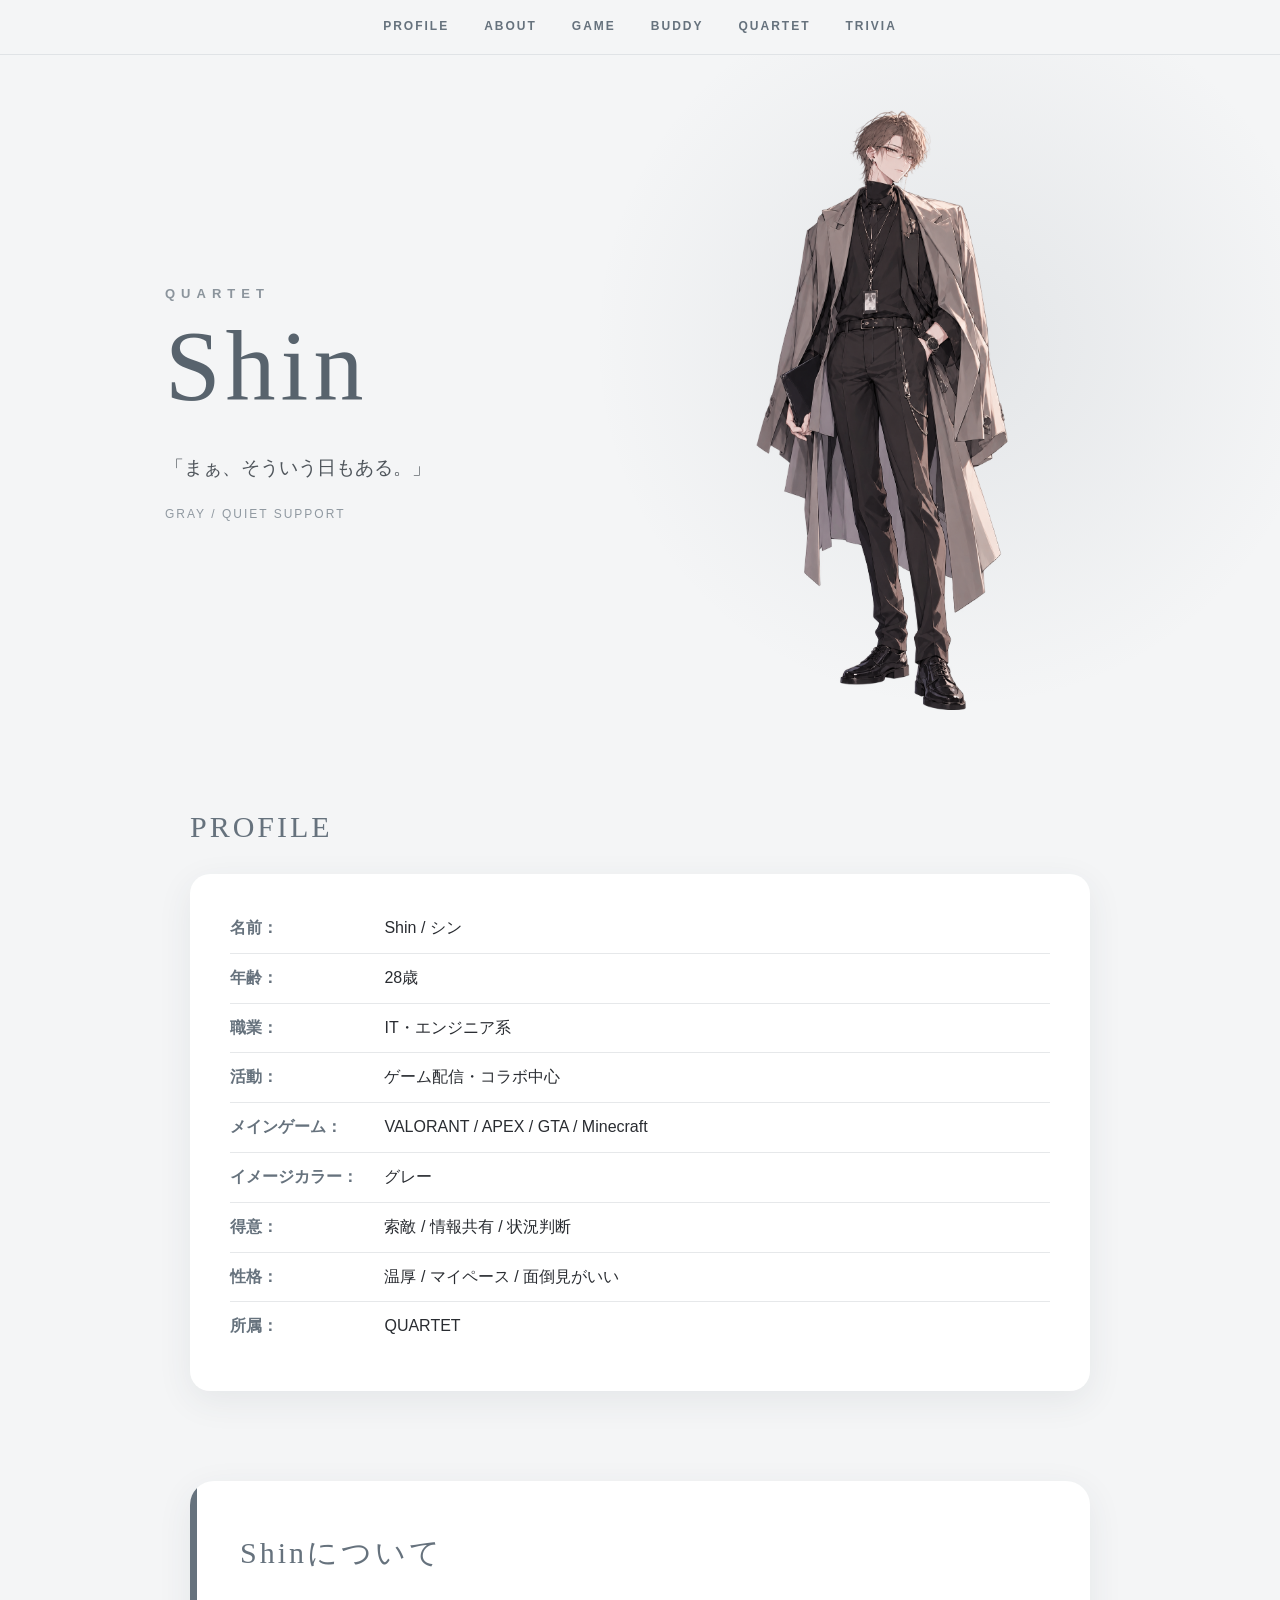
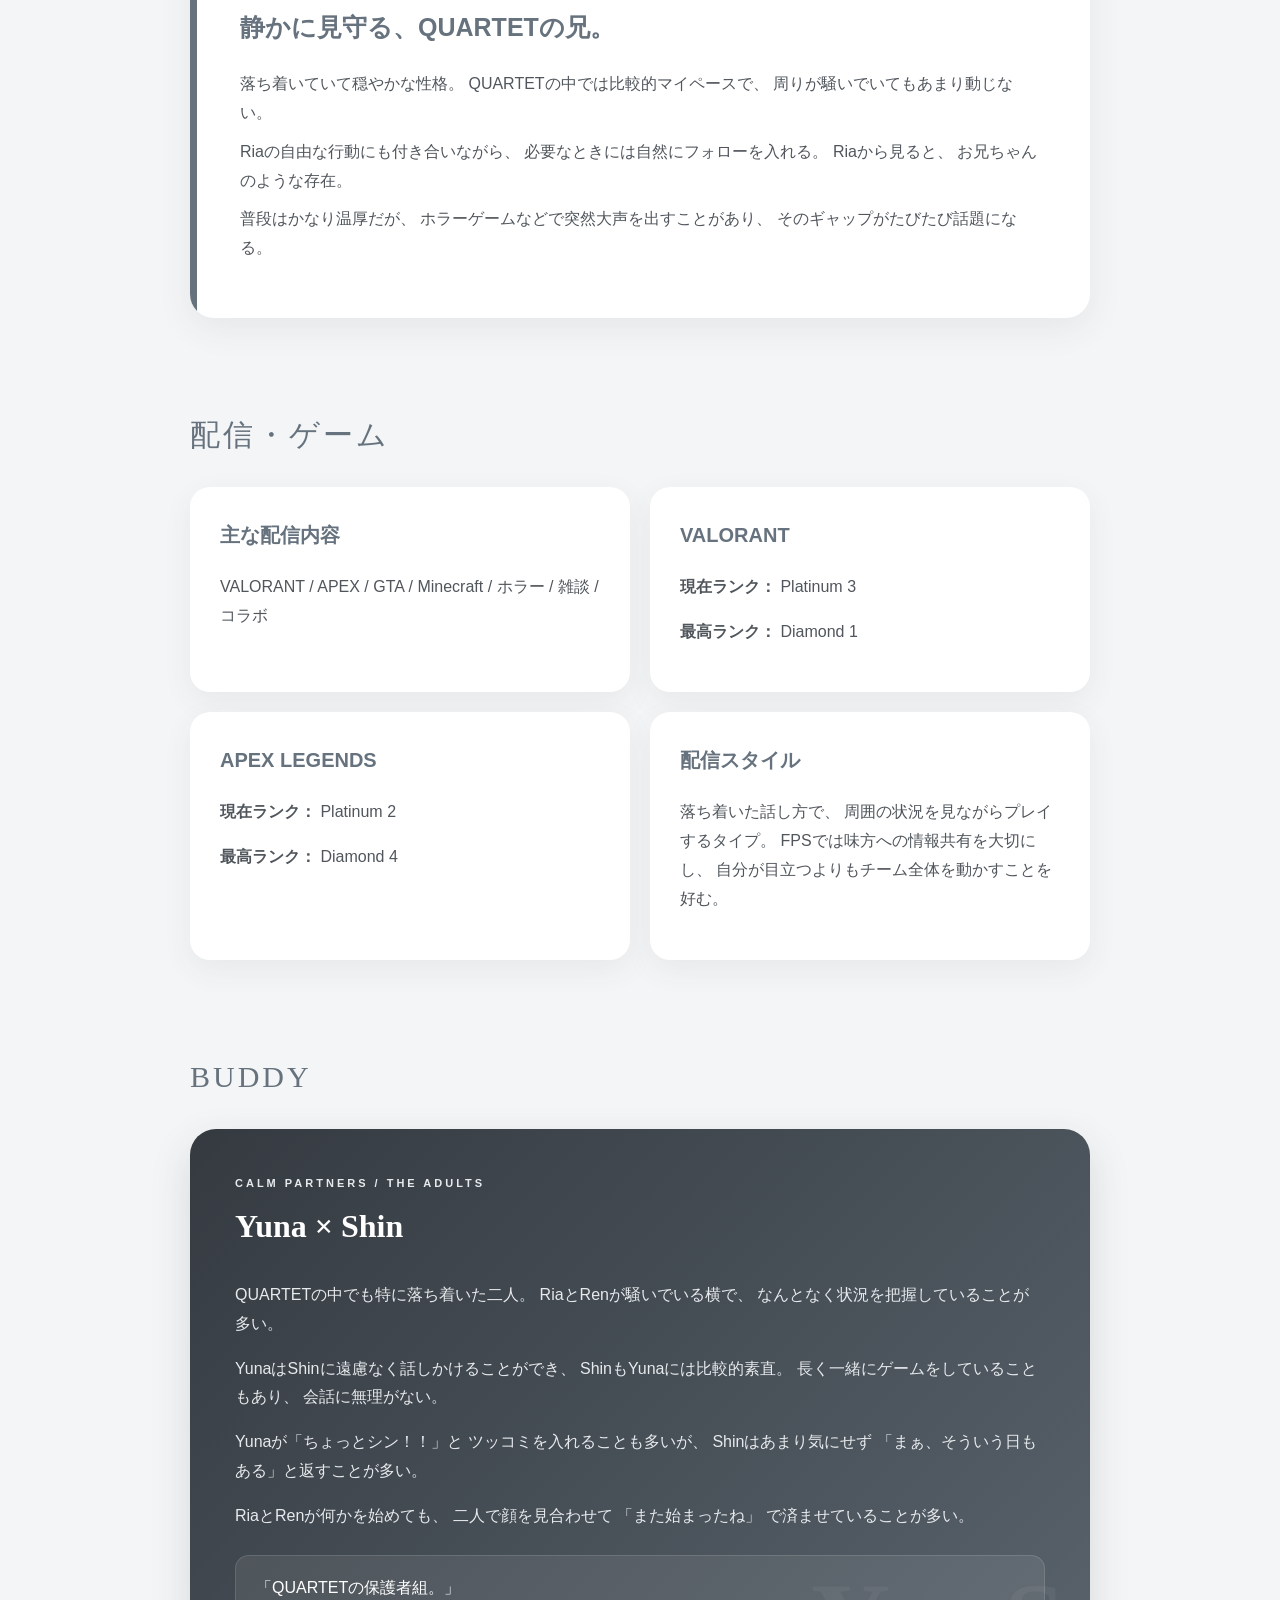
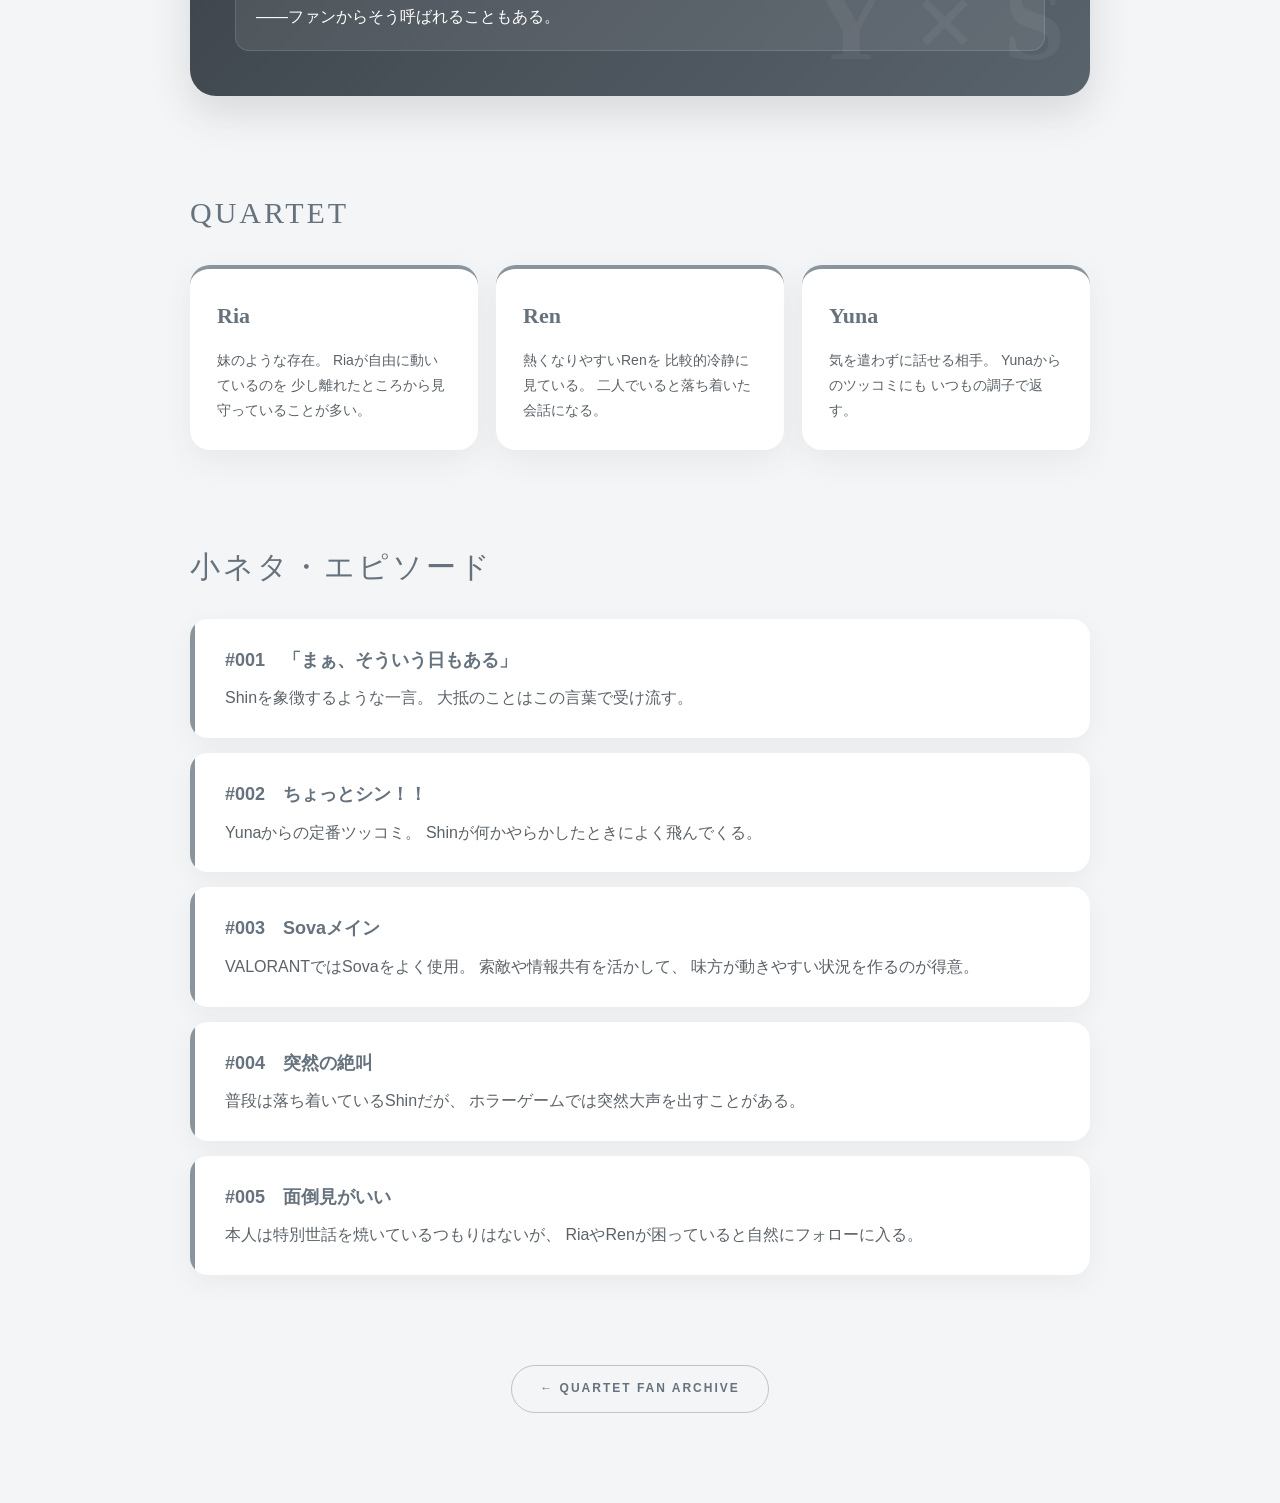
<file: shin.html>
<!DOCTYPE html>
<html lang="ja">

<head>
    <meta charset="UTF-8">
    <meta name="viewport" content="width=device-width, initial-scale=1.0">

    <title>Shin | QUARTET FAN ARCHIVE</title>

    <style>

        /* =========================
           BASIC
        ========================== */

        * {
            box-sizing: border-box;
        }

        html {
            scroll-behavior: smooth;
        }

        body {
            margin: 0;
            background: #f4f5f6;
            color: #292c31;
            font-family: "Yu Gothic", "Hiragino Kaku Gothic ProN", sans-serif;
            line-height: 1.8;
        }

        a {
            color: inherit;
            text-decoration: none;
        }

        body > h2,
        section > h2 {
            color: #66727d;

            font-family: Georgia, "Yu Mincho", serif;
            font-size: 30px;
            font-weight: 500;

            letter-spacing: 3px;
        }

        body > h2,
        .profile,
        section {
            width: min(900px, calc(100% - 40px));
            margin-left: auto;
            margin-right: auto;
        }

        body > h2 {
            margin-top: 40px;
            margin-bottom: 20px;
        }

        section {
            margin-top: 90px;
            margin-bottom: 90px;
        }


        /* =========================
           NAVIGATION
        ========================== */

        .top-nav {
            position: fixed;
            top: 0;
            left: 0;
            width: 100%;
            height: 55px;

            display: flex;
            align-items: center;
            justify-content: center;
            gap: 35px;

            background: rgba(244, 245, 246, 0.94);
            backdrop-filter: blur(12px);

            border-bottom: 1px solid rgba(102, 114, 125, 0.14);

            z-index: 1000;
        }

        .top-nav a {
            color: #66727d;
            font-size: 12px;
            font-weight: bold;
            letter-spacing: 2px;

            transition: opacity 0.2s ease;
        }

        .top-nav a:hover {
            opacity: 0.5;
        }


        /* =========================
           HERO
        ========================== */

        .hero {
            min-height: 760px;
            padding: 105px 8% 45px;

            display: flex;
            align-items: center;
            justify-content: center;
            gap: 70px;

            background:
                radial-gradient(
                    circle at 75% 45%,
                    rgba(115, 126, 137, 0.13),
                    transparent 35%
                );
        }

        .hero-text {
            width: 420px;
            flex-shrink: 0;
        }

        .hero-group {
            margin: 0 0 10px;

            color: #8b949c;

            font-size: 13px;
            font-weight: bold;
            letter-spacing: 6px;
        }

        .hero h1 {
            margin: 0;

            color: #58636d;

            font-family: Georgia, "Yu Mincho", serif;
            font-size: 100px;
            font-weight: 500;
            line-height: 1;

            letter-spacing: 5px;
        }

        .hero-quote {
            margin-top: 35px;

            color: #50565c;

            font-family: Georgia, "Yu Mincho", serif;
            font-size: 19px;
        }

        .hero-sub {
            margin-top: 12px;

            color: #9099a1;

            font-size: 12px;
            letter-spacing: 2px;
        }

        .hero-image {
            width: 460px;
            height: 600px;

            display: flex;
            align-items: center;
            justify-content: center;

            flex-shrink: 0;
        }

        .hero-image img {
            display: block;

            width: auto;
            height: 100%;
            max-width: 100%;

            object-fit: contain;
        }


        /* =========================
           PROFILE
        ========================== */

        .profile {
            padding: 30px 40px;

            background: #ffffff;

            border-radius: 20px;

            box-shadow:
                0 10px 35px rgba(55, 64, 73, 0.08);
        }

        .profile p {
            margin: 10px 0;
            padding-bottom: 10px;

            border-bottom: 1px solid #e6e8ea;
        }

        .profile p:last-child {
            border-bottom: none;
        }

        .profile strong {
            display: inline-block;
            width: 150px;

            color: #66727d;
        }


        /* =========================
           ABOUT
        ========================== */

        .about {
            position: relative;
            overflow: hidden;

            padding: 45px 50px;

            background: #ffffff;

            border-radius: 24px;

            box-shadow:
                0 10px 35px rgba(55, 64, 73, 0.08);
        }

        .about::before {
            content: "";

            position: absolute;
            top: 0;
            left: 0;

            width: 7px;
            height: 100%;

            background: #66727d;
        }

        .about h2 {
            margin-top: 0;
            margin-bottom: 25px;
        }

        .about h3 {
            margin: 0 0 20px;

            color: #66727d;

            font-size: 25px;
        }

        .about p {
            margin: 10px 0;

            color: #50565c;
        }


        /* =========================
           STREAM / GAME
        ========================== */

        .stream-grid {
            display: grid;

            grid-template-columns: repeat(2, 1fr);

            gap: 20px;
        }

        .stream-card {
            padding: 30px;

            background: #ffffff;

            border-radius: 20px;

            box-shadow:
                0 10px 30px rgba(55, 64, 73, 0.07);
        }

        .stream-card h3 {
            margin-top: 0;

            color: #66727d;

            font-size: 20px;
        }

        .stream-card p {
            color: #50565c;
        }


        /* =========================
           BUDDY
        ========================== */

        .relationship-box {
            position: relative;

            padding: 45px;

            background:
                linear-gradient(
                    135deg,
                    #343a40,
                    #59636c
                );

            color: #ffffff;

            border-radius: 26px;

            overflow: hidden;

            box-shadow:
                0 16px 40px rgba(48, 56, 63, 0.15);
        }

        .relationship-box::after {
            content: "Y × S";

            position: absolute;
            right: 25px;
            bottom: -25px;

            color: rgba(255, 255, 255, 0.05);

            font-family: Georgia, serif;
            font-size: 110px;
            font-weight: bold;
        }

        .relationship-label {
            margin: 0;

            color: #c2cbd2;

            font-size: 11px;
            font-weight: bold;

            letter-spacing: 3px;
        }

        .relationship-box h3 {
            margin: 5px 0 25px;

            color: #ffffff;

            font-family: Georgia, "Yu Mincho", serif;
            font-size: 32px;
        }

        .relationship-box p {
            position: relative;
            z-index: 1;

            color: #e7eaed;
        }

        .relationship-note {
            margin-top: 25px;
            padding: 18px 20px;

            background: rgba(255, 255, 255, 0.08);

            border: 1px solid rgba(255, 255, 255, 0.12);
            border-radius: 14px;
        }


        /* =========================
           QUARTET
        ========================== */

        .quartet-box {
            display: grid;

            grid-template-columns: repeat(3, 1fr);

            gap: 18px;
        }

        .quartet-card {
            padding: 27px;

            background: #ffffff;

            border-top: 4px solid #89949d;

            border-radius: 20px;

            box-shadow:
                0 10px 30px rgba(55, 64, 73, 0.07);
        }

        .quartet-card h3 {
            margin: 0 0 12px;

            color: #66727d;

            font-family: Georgia, "Yu Mincho", serif;
            font-size: 22px;
        }

        .quartet-card p {
            margin: 0;

            color: #5b6268;

            font-size: 14px;
        }


        /* =========================
           TRIVIA
        ========================== */

        .episode {
            position: relative;

            margin-bottom: 15px;
            padding: 25px 30px 25px 35px;

            overflow: hidden;

            background: #ffffff;

            border-radius: 18px;

            box-shadow:
                0 8px 25px rgba(55, 64, 73, 0.06);

            transition:
                transform 0.2s ease,
                box-shadow 0.2s ease;
        }

        .episode::before {
            content: "";

            position: absolute;
            top: 0;
            left: 0;

            width: 5px;
            height: 100%;

            background: #89949d;
        }

        .episode:hover {
            transform: translateX(6px);

            box-shadow:
                0 12px 30px rgba(55, 64, 73, 0.11);
        }

        .episode h3 {
            margin: 0 0 8px;

            color: #66727d;

            font-size: 18px;
        }

        .episode p {
            margin: 0;

            color: #5b6268;
        }


        /* =========================
           BACK BUTTON
        ========================== */

        .back-area {
            width: min(900px, calc(100% - 40px));

            margin: 90px auto;

            text-align: center;
        }

        .back-button {
            display: inline-block;

            padding: 12px 28px;

            color: #66727d;

            border: 1px solid #bdc4ca;
            border-radius: 999px;

            font-size: 12px;
            font-weight: bold;

            letter-spacing: 2px;

            transition: 0.2s ease;
        }

        .back-button:hover {
            color: #ffffff;

            background: #66727d;

            border-color: #66727d;
        }


        /* =========================
           SCROLL POSITION
        ========================== */

        #profile,
        #about,
        #stream,
        #relationship,
        #quartet,
        #trivia {
            scroll-margin-top: 85px;
        }


        /* =========================
           MOBILE
        ========================== */

        @media (max-width: 950px) {

            .hero {
                min-height: auto;

                padding-top: 105px;

                flex-direction: column;

                gap: 30px;
            }

            .hero-text {
                width: 100%;

                text-align: center;
            }

            .hero h1 {
                font-size: 80px;
            }

            .hero-image {
                width: 100%;
                height: 550px;
            }

            .quartet-box {
                grid-template-columns: 1fr;
            }
        }


        @media (max-width: 700px) {

            .top-nav {
                justify-content: flex-start;

                gap: 20px;

                padding: 0 20px;

                overflow-x: auto;
            }

            .top-nav a {
                flex-shrink: 0;

                font-size: 10px;
            }

            .hero {
                padding-left: 20px;
                padding-right: 20px;
            }

            .hero h1 {
                font-size: 65px;
            }

            .hero-image {
                height: 480px;
            }

            .stream-grid {
                grid-template-columns: 1fr;
            }

            .profile,
            .about,
            .stream-card,
            .relationship-box {
                padding-left: 25px;
                padding-right: 25px;
            }

            .profile strong {
                display: block;
                width: auto;
            }
        }

    </style>
</head>


<body>


    <!-- =========================
         NAVIGATION
    ========================== -->

    <nav class="top-nav">

        <a href="#profile">PROFILE</a>

        <a href="#about">ABOUT</a>

        <a href="#stream">GAME</a>

        <a href="#relationship">BUDDY</a>

        <a href="#quartet">QUARTET</a>

        <a href="#trivia">TRIVIA</a>

    </nav>


    <!-- =========================
         HERO
    ========================== -->

    <header class="hero">

        <div class="hero-text">

            <p class="hero-group">
                QUARTET
            </p>

            <h1>
                Shin
            </h1>

            <p class="hero-quote">
                「まぁ、そういう日もある。」
            </p>

            <p class="hero-sub">
                GRAY / QUIET SUPPORT
            </p>

        </div>


        <div class="hero-image">

            <img
                src="Shin_normal_stand.png"
                alt="Shinの立ち絵"
            >

        </div>

    </header>


    <!-- =========================
         PROFILE
    ========================== -->

    <h2 id="profile">
        PROFILE
    </h2>


    <div class="profile">

        <p>
            <strong>名前：</strong>
            Shin / シン
        </p>

        <p>
            <strong>年齢：</strong>
            28歳
        </p>

        <p>
            <strong>職業：</strong>
            IT・エンジニア系
        </p>

        <p>
            <strong>活動：</strong>
            ゲーム配信・コラボ中心
        </p>

        <p>
            <strong>メインゲーム：</strong>
            VALORANT / APEX / GTA / Minecraft
        </p>

        <p>
            <strong>イメージカラー：</strong>
            グレー
        </p>

        <p>
            <strong>得意：</strong>
            索敵 / 情報共有 / 状況判断
        </p>

        <p>
            <strong>性格：</strong>
            温厚 / マイペース / 面倒見がいい
        </p>

        <p>
            <strong>所属：</strong>
            QUARTET
        </p>

    </div>


    <!-- =========================
         ABOUT
    ========================== -->

    <section class="about" id="about">

        <h2>
            Shinについて
        </h2>

        <h3>
            静かに見守る、QUARTETの兄。
        </h3>

        <p>
            落ち着いていて穏やかな性格。
            QUARTETの中では比較的マイペースで、
            周りが騒いでいてもあまり動じない。
        </p>

        <p>
            Riaの自由な行動にも付き合いながら、
            必要なときには自然にフォローを入れる。
            Riaから見ると、
            お兄ちゃんのような存在。
        </p>

        <p>
            普段はかなり温厚だが、
            ホラーゲームなどで突然大声を出すことがあり、
            そのギャップがたびたび話題になる。
        </p>

    </section>


    <!-- =========================
         STREAM / GAME
    ========================== -->

    <section class="stream" id="stream">

        <h2>
            配信・ゲーム
        </h2>

        <div class="stream-grid">

            <div class="stream-card">

                <h3>
                    主な配信内容
                </h3>

                <p>
                    VALORANT / APEX / GTA /
                    Minecraft / ホラー / 雑談 / コラボ
                </p>

            </div>


            <div class="stream-card">

                <h3>
                    VALORANT
                </h3>

                <p>
                    <strong>現在ランク：</strong>
                    Platinum 3
                </p>

                <p>
                    <strong>最高ランク：</strong>
                    Diamond 1
                </p>

            </div>


            <div class="stream-card">

                <h3>
                    APEX LEGENDS
                </h3>

                <p>
                    <strong>現在ランク：</strong>
                    Platinum 2
                </p>

                <p>
                    <strong>最高ランク：</strong>
                    Diamond 4
                </p>

            </div>


            <div class="stream-card">

                <h3>
                    配信スタイル
                </h3>

                <p>
                    落ち着いた話し方で、
                    周囲の状況を見ながらプレイするタイプ。
                    FPSでは味方への情報共有を大切にし、
                    自分が目立つよりもチーム全体を動かすことを好む。
                </p>

            </div>

        </div>

    </section>


    <!-- =========================
         BUDDY
    ========================== -->

    <section id="relationship">

        <h2>
            BUDDY
        </h2>


        <div class="relationship-box">

            <p class="relationship-label">
                CALM PARTNERS / THE ADULTS
            </p>

            <h3>
                Yuna × Shin
            </h3>

            <p>
                QUARTETの中でも特に落ち着いた二人。
                RiaとRenが騒いでいる横で、
                なんとなく状況を把握していることが多い。
            </p>

            <p>
                YunaはShinに遠慮なく話しかけることができ、
                ShinもYunaには比較的素直。
                長く一緒にゲームをしていることもあり、
                会話に無理がない。
            </p>

            <p>
                Yunaが「ちょっとシン！！」と
                ツッコミを入れることも多いが、
                Shinはあまり気にせず
                「まぁ、そういう日もある」と返すことが多い。
            </p>

            <p>
                RiaとRenが何かを始めても、
                二人で顔を見合わせて
                「また始まったね」
                で済ませていることが多い。
            </p>

            <div class="relationship-note">

                「QUARTETの保護者組。」

                <br>

                ――ファンからそう呼ばれることもある。

            </div>

        </div>

    </section>


    <!-- =========================
         QUARTET
    ========================== -->

    <section id="quartet">

        <h2>
            QUARTET
        </h2>


        <div class="quartet-box">


            <div class="quartet-card">

                <h3>
                    Ria
                </h3>

                <p>
                    妹のような存在。
                    Riaが自由に動いているのを
                    少し離れたところから見守っていることが多い。
                </p>

            </div>


            <div class="quartet-card">

                <h3>
                    Ren
                </h3>

                <p>
                    熱くなりやすいRenを
                    比較的冷静に見ている。
                    二人でいると落ち着いた会話になる。
                </p>

            </div>


            <div class="quartet-card">

                <h3>
                    Yuna
                </h3>

                <p>
                    気を遣わずに話せる相手。
                    Yunaからのツッコミにも
                    いつもの調子で返す。
                </p>

            </div>


        </div>

    </section>


    <!-- =========================
         TRIVIA
    ========================== -->

    <section id="trivia">

        <h2>
            小ネタ・エピソード
        </h2>


        <div class="episode">

            <h3>
                #001　「まぁ、そういう日もある」
            </h3>

            <p>
                Shinを象徴するような一言。
                大抵のことはこの言葉で受け流す。
            </p>

        </div>


        <div class="episode">

            <h3>
                #002　ちょっとシン！！
            </h3>

            <p>
                Yunaからの定番ツッコミ。
                Shinが何かやらかしたときによく飛んでくる。
            </p>

        </div>


        <div class="episode">

            <h3>
                #003　Sovaメイン
            </h3>

            <p>
                VALORANTではSovaをよく使用。
                索敵や情報共有を活かして、
                味方が動きやすい状況を作るのが得意。
            </p>

        </div>


        <div class="episode">

            <h3>
                #004　突然の絶叫
            </h3>

            <p>
                普段は落ち着いているShinだが、
                ホラーゲームでは突然大声を出すことがある。
            </p>

        </div>


        <div class="episode">

            <h3>
                #005　面倒見がいい
            </h3>

            <p>
                本人は特別世話を焼いているつもりはないが、
                RiaやRenが困っていると自然にフォローに入る。
            </p>

        </div>


    </section>


    <!-- =========================
         BACK
    ========================== -->

    <div class="back-area">

        <a href="index.html" class="back-button">
            ← QUARTET FAN ARCHIVE
        </a>

    </div>


</body>

</html>
</file>
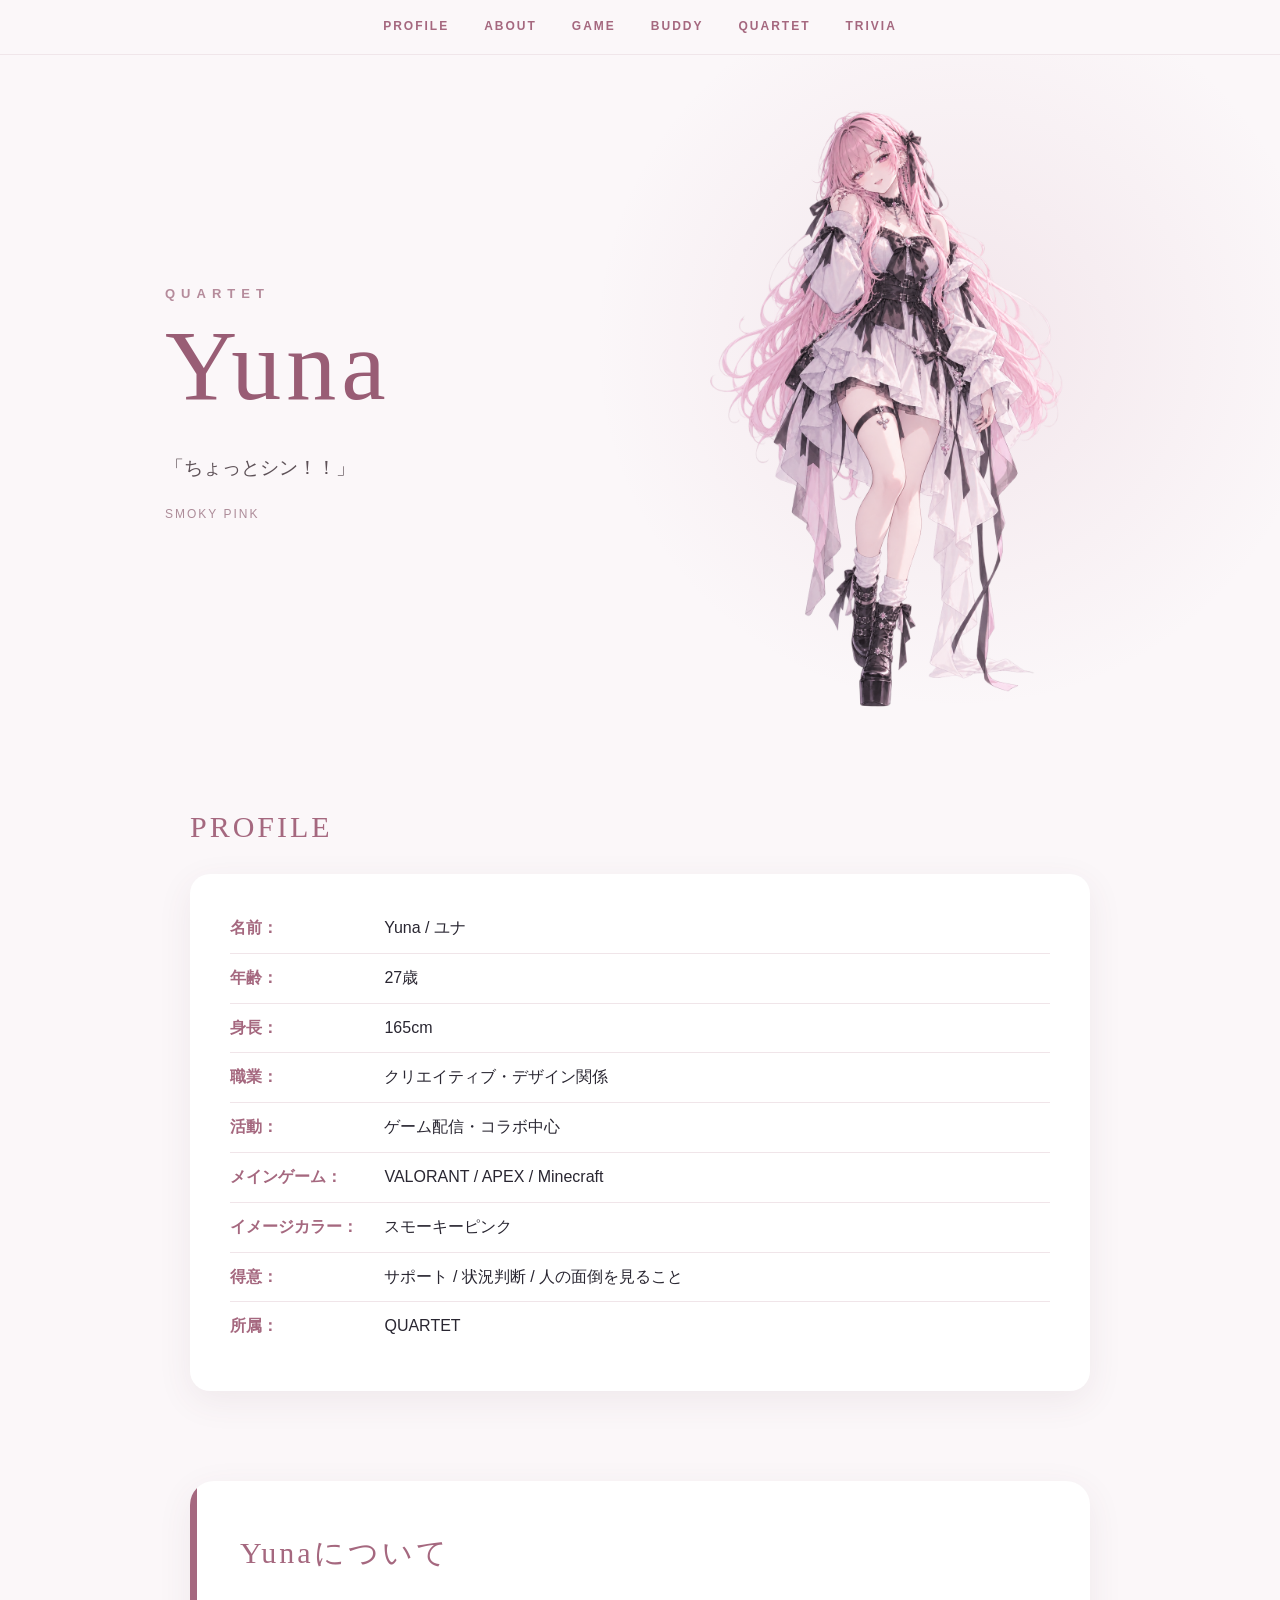
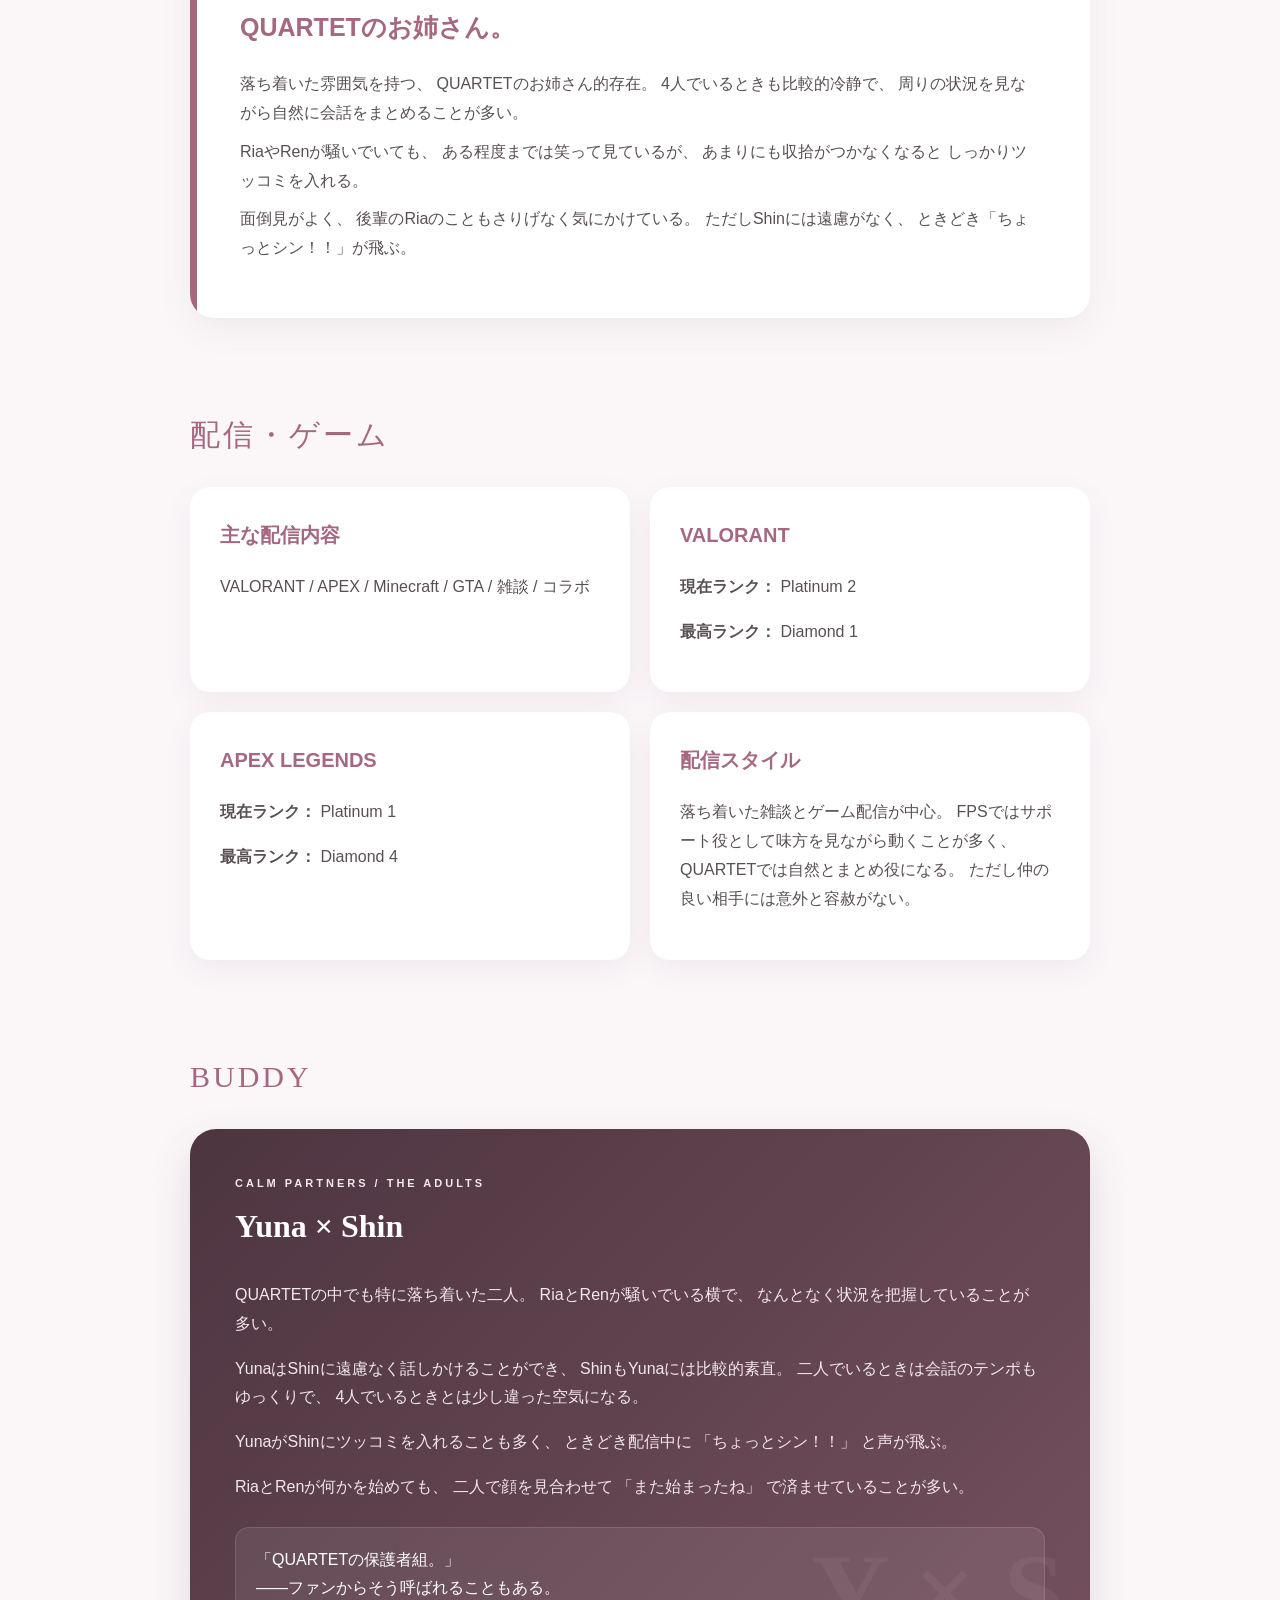
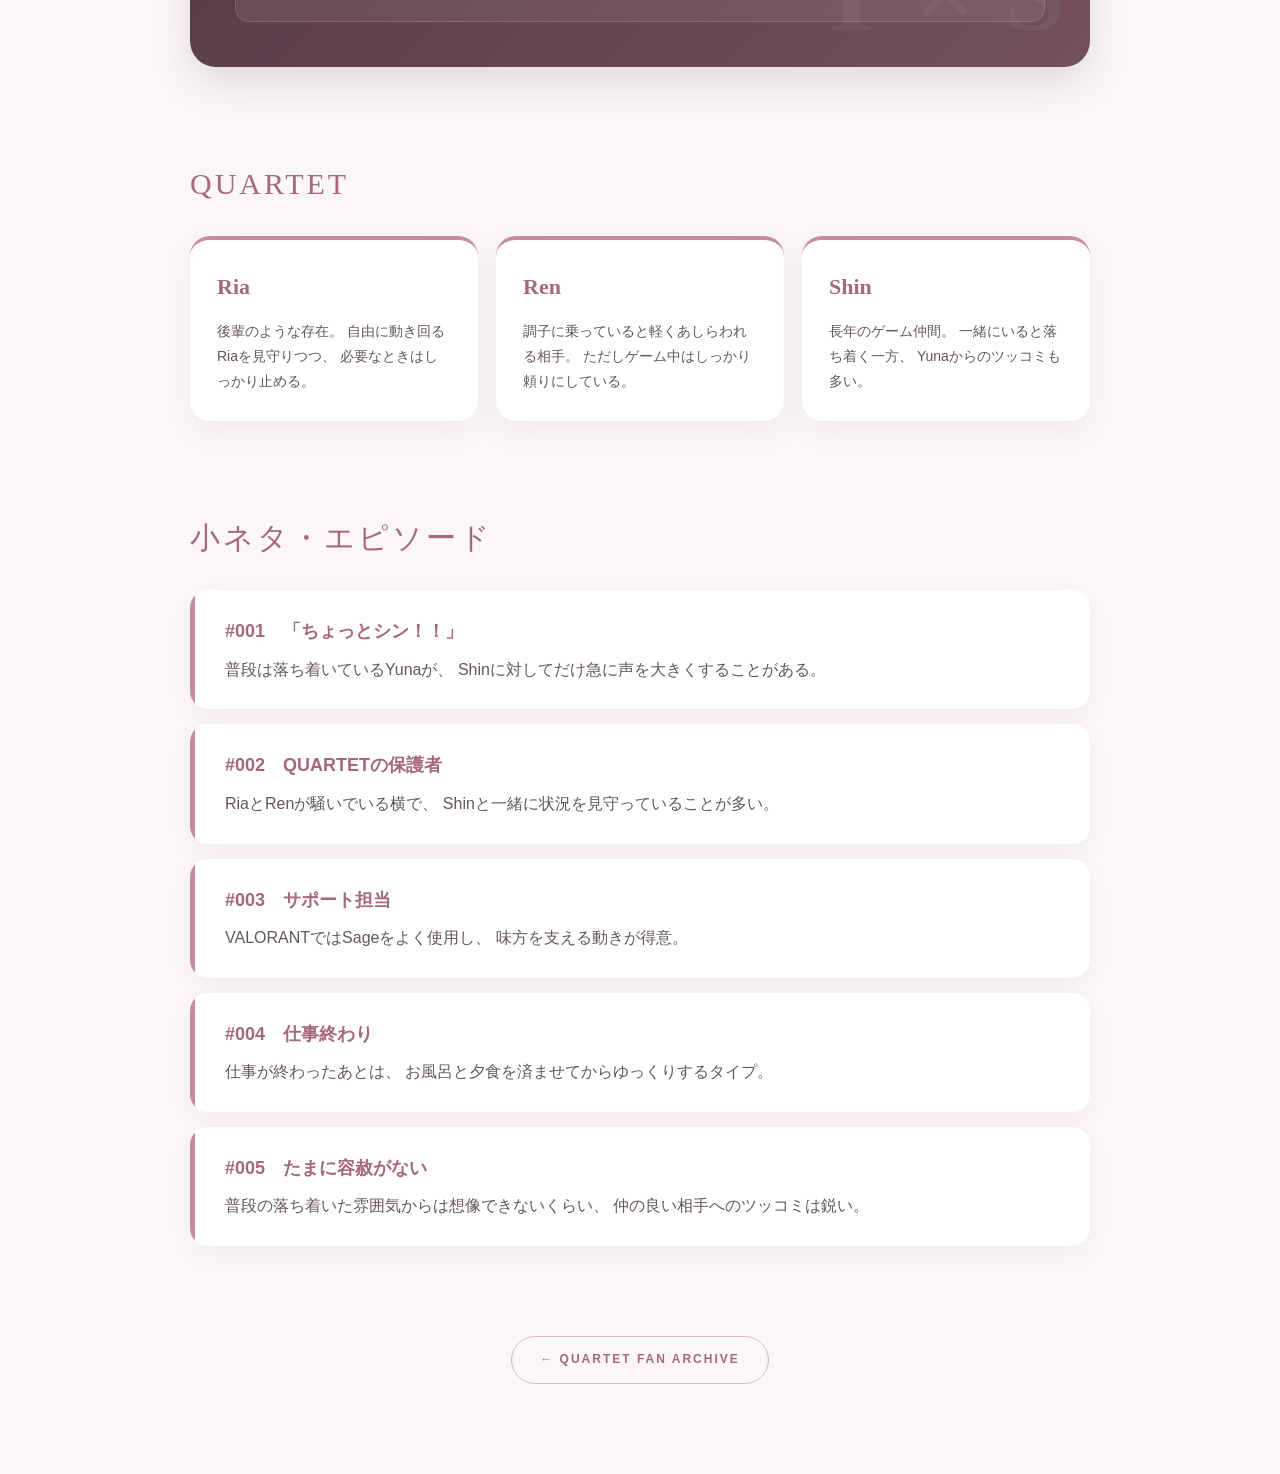
<file: yuna.html>
<!DOCTYPE html>
<html lang="ja">

<head>
    <meta charset="UTF-8">
    <meta name="viewport" content="width=device-width, initial-scale=1.0">

    <title>Yuna | QUARTET FAN ARCHIVE</title>

    <style>

        /* =========================
           BASIC
        ========================== */

        * {
            box-sizing: border-box;
        }

        html {
            scroll-behavior: smooth;
        }

        body {
            margin: 0;
            background: #fbf7f9;
            color: #292631;
            font-family: "Yu Gothic", "Hiragino Kaku Gothic ProN", sans-serif;
            line-height: 1.8;
        }

        a {
            color: inherit;
            text-decoration: none;
        }

        body > h2,
        section > h2 {
            color: #a5687f;

            font-family: Georgia, "Yu Mincho", serif;
            font-size: 30px;
            font-weight: 500;

            letter-spacing: 3px;
        }

        body > h2,
        .profile,
        section {
            width: min(900px, calc(100% - 40px));
            margin-left: auto;
            margin-right: auto;
        }

        body > h2 {
            margin-top: 40px;
            margin-bottom: 20px;
        }

        section {
            margin-top: 90px;
            margin-bottom: 90px;
        }


        /* =========================
           NAVIGATION
        ========================== */

        .top-nav {
            position: fixed;
            top: 0;
            left: 0;
            width: 100%;
            height: 55px;

            display: flex;
            align-items: center;
            justify-content: center;
            gap: 35px;

            background: rgba(251, 247, 249, 0.94);
            backdrop-filter: blur(12px);

            border-bottom: 1px solid rgba(165, 104, 127, 0.12);

            z-index: 1000;
        }

        .top-nav a {
            color: #a5687f;
            font-size: 12px;
            font-weight: bold;
            letter-spacing: 2px;

            transition: opacity 0.2s ease;
        }

        .top-nav a:hover {
            opacity: 0.5;
        }


        /* =========================
           HERO
        ========================== */

        .hero {
            min-height: 760px;
            padding: 105px 8% 45px;

            display: flex;
            align-items: center;
            justify-content: center;
            gap: 70px;

            background:
                radial-gradient(
                    circle at 75% 45%,
                    rgba(191, 126, 151, 0.14),
                    transparent 35%
                );
        }

        .hero-text {
            width: 420px;
            flex-shrink: 0;
        }

        .hero-group {
            margin: 0 0 10px;

            color: #b58b9b;

            font-size: 13px;
            font-weight: bold;
            letter-spacing: 6px;
        }

        .hero h1 {
            margin: 0;

            color: #995d75;

            font-family: Georgia, "Yu Mincho", serif;
            font-size: 100px;
            font-weight: 500;
            line-height: 1;

            letter-spacing: 5px;
        }

        .hero-quote {
            margin-top: 35px;

            color: #5d5157;

            font-family: Georgia, "Yu Mincho", serif;
            font-size: 19px;
        }

        .hero-sub {
            margin-top: 12px;

            color: #ad8c99;

            font-size: 12px;
            letter-spacing: 2px;
        }

        .hero-image {
            width: 460px;
            height: 600px;

            display: flex;
            align-items: center;
            justify-content: center;

            flex-shrink: 0;
        }

        .hero-image img {
            display: block;

            width: auto;
            height: 100%;
            max-width: 100%;

            object-fit: contain;
        }


        /* =========================
           PROFILE
        ========================== */

        .profile {
            padding: 30px 40px;

            background: #ffffff;

            border-radius: 20px;

            box-shadow:
                0 10px 35px rgba(105, 63, 78, 0.08);
        }

        .profile p {
            margin: 10px 0;
            padding-bottom: 10px;

            border-bottom: 1px solid #f0e5e9;
        }

        .profile p:last-child {
            border-bottom: none;
        }

        .profile strong {
            display: inline-block;
            width: 150px;

            color: #a5687f;
        }


        /* =========================
           ABOUT
        ========================== */

        .about {
            position: relative;
            overflow: hidden;

            padding: 45px 50px;

            background: #ffffff;

            border-radius: 24px;

            box-shadow:
                0 10px 35px rgba(105, 63, 78, 0.08);
        }

        .about::before {
            content: "";

            position: absolute;
            top: 0;
            left: 0;

            width: 7px;
            height: 100%;

            background: #a5687f;
        }

        .about h2 {
            margin-top: 0;
            margin-bottom: 25px;
        }

        .about h3 {
            margin: 0 0 20px;

            color: #a5687f;

            font-size: 25px;
        }

        .about p {
            margin: 10px 0;

            color: #594f54;
        }


        /* =========================
           STREAM / GAME
        ========================== */

        .stream-grid {
            display: grid;

            grid-template-columns: repeat(2, 1fr);

            gap: 20px;
        }

        .stream-card {
            padding: 30px;

            background: #ffffff;

            border-radius: 20px;

            box-shadow:
                0 10px 30px rgba(105, 63, 78, 0.07);
        }

        .stream-card h3 {
            margin-top: 0;

            color: #a5687f;

            font-size: 20px;
        }

        .stream-card p {
            color: #594f54;
        }


        /* =========================
           BUDDY
        ========================== */

        .relationship-box {
            position: relative;

            padding: 45px;

            background:
                linear-gradient(
                    135deg,
                    #4d3540,
                    #74505e
                );

            color: #ffffff;

            border-radius: 26px;

            overflow: hidden;

            box-shadow:
                0 16px 40px rgba(77, 53, 64, 0.15);
        }

        .relationship-box::after {
            content: "Y × S";

            position: absolute;
            right: 25px;
            bottom: -25px;

            color: rgba(255, 255, 255, 0.05);

            font-family: Georgia, serif;
            font-size: 110px;
            font-weight: bold;
        }

        .relationship-label {
            margin: 0;

            color: #e5b8c8;

            font-size: 11px;
            font-weight: bold;

            letter-spacing: 3px;
        }

        .relationship-box h3 {
            margin: 5px 0 25px;

            color: #ffffff;

            font-family: Georgia, "Yu Mincho", serif;
            font-size: 32px;
        }

        .relationship-box p {
            position: relative;
            z-index: 1;

            color: #f2e7eb;
        }

        .relationship-note {
            margin-top: 25px;
            padding: 18px 20px;

            background: rgba(255, 255, 255, 0.08);

            border: 1px solid rgba(255, 255, 255, 0.12);
            border-radius: 14px;
        }


        /* =========================
           QUARTET
        ========================== */

        .quartet-box {
            display: grid;

            grid-template-columns: repeat(3, 1fr);

            gap: 18px;
        }

        .quartet-card {
            padding: 27px;

            background: #ffffff;

            border-top: 4px solid #c58ca1;

            border-radius: 20px;

            box-shadow:
                0 10px 30px rgba(105, 63, 78, 0.07);
        }

        .quartet-card h3 {
            margin: 0 0 12px;

            color: #a5687f;

            font-family: Georgia, "Yu Mincho", serif;
            font-size: 22px;
        }

        .quartet-card p {
            margin: 0;

            color: #62575d;

            font-size: 14px;
        }


        /* =========================
           TRIVIA
        ========================== */

        .episode {
            position: relative;

            margin-bottom: 15px;
            padding: 25px 30px 25px 35px;

            overflow: hidden;

            background: #ffffff;

            border-radius: 18px;

            box-shadow:
                0 8px 25px rgba(105, 63, 78, 0.06);

            transition:
                transform 0.2s ease,
                box-shadow 0.2s ease;
        }

        .episode::before {
            content: "";

            position: absolute;
            top: 0;
            left: 0;

            width: 5px;
            height: 100%;

            background: #c58ca1;
        }

        .episode:hover {
            transform: translateX(6px);

            box-shadow:
                0 12px 30px rgba(105, 63, 78, 0.11);
        }

        .episode h3 {
            margin: 0 0 8px;

            color: #a5687f;

            font-size: 18px;
        }

        .episode p {
            margin: 0;

            color: #62575d;
        }


        /* =========================
           BACK BUTTON
        ========================== */

        .back-area {
            width: min(900px, calc(100% - 40px));

            margin: 90px auto;

            text-align: center;
        }

        .back-button {
            display: inline-block;

            padding: 12px 28px;

            color: #a5687f;

            border: 1px solid #d6b9c5;
            border-radius: 999px;

            font-size: 12px;
            font-weight: bold;

            letter-spacing: 2px;

            transition: 0.2s ease;
        }

        .back-button:hover {
            color: #ffffff;

            background: #a5687f;

            border-color: #a5687f;
        }


        /* =========================
           SCROLL POSITION
        ========================== */

        #profile,
        #about,
        #stream,
        #relationship,
        #quartet,
        #trivia {
            scroll-margin-top: 85px;
        }


        /* =========================
           MOBILE
        ========================== */

        @media (max-width: 950px) {

            .hero {
                min-height: auto;

                padding-top: 105px;

                flex-direction: column;

                gap: 30px;
            }

            .hero-text {
                width: 100%;

                text-align: center;
            }

            .hero h1 {
                font-size: 80px;
            }

            .hero-image {
                width: 100%;
                height: 550px;
            }

            .quartet-box {
                grid-template-columns: 1fr;
            }
        }


        @media (max-width: 700px) {

            .top-nav {
                justify-content: flex-start;

                gap: 20px;

                padding: 0 20px;

                overflow-x: auto;
            }

            .top-nav a {
                flex-shrink: 0;

                font-size: 10px;
            }

            .hero {
                padding-left: 20px;
                padding-right: 20px;
            }

            .hero h1 {
                font-size: 65px;
            }

            .hero-image {
                height: 480px;
            }

            .stream-grid {
                grid-template-columns: 1fr;
            }

            .profile,
            .about,
            .stream-card,
            .relationship-box {
                padding-left: 25px;
                padding-right: 25px;
            }

            .profile strong {
                display: block;
                width: auto;
            }
        }

    </style>
</head>


<body>


    <!-- =========================
         NAVIGATION
    ========================== -->

    <nav class="top-nav">

        <a href="#profile">PROFILE</a>

        <a href="#about">ABOUT</a>

        <a href="#stream">GAME</a>

        <a href="#relationship">BUDDY</a>

        <a href="#quartet">QUARTET</a>

        <a href="#trivia">TRIVIA</a>

    </nav>


    <!-- =========================
         HERO
    ========================== -->

    <header class="hero">

        <div class="hero-text">

            <p class="hero-group">
                QUARTET
            </p>

            <h1>
                Yuna
            </h1>

            <p class="hero-quote">
                「ちょっとシン！！」
            </p>

            <p class="hero-sub">
                SMOKY PINK
            </p>

        </div>


        <div class="hero-image">

            <img
                src="Yuna_normal_stand.png"
                alt="Yunaの立ち絵"
            >

        </div>

    </header>


    <!-- =========================
         PROFILE
    ========================== -->

    <h2 id="profile">
        PROFILE
    </h2>


    <div class="profile">

        <p>
            <strong>名前：</strong>
            Yuna / ユナ
        </p>

        <p>
            <strong>年齢：</strong>
            27歳
        </p>

        <p>
            <strong>身長：</strong>
            165cm
        </p>

        <p>
            <strong>職業：</strong>
            クリエイティブ・デザイン関係
        </p>

        <p>
            <strong>活動：</strong>
            ゲーム配信・コラボ中心
        </p>

        <p>
            <strong>メインゲーム：</strong>
            VALORANT / APEX / Minecraft
        </p>

        <p>
            <strong>イメージカラー：</strong>
            スモーキーピンク
        </p>

        <p>
            <strong>得意：</strong>
            サポート / 状況判断 / 人の面倒を見ること
        </p>

        <p>
            <strong>所属：</strong>
            QUARTET
        </p>

    </div>


    <!-- =========================
         ABOUT
    ========================== -->

    <section class="about" id="about">

        <h2>
            Yunaについて
        </h2>

        <h3>
            QUARTETのお姉さん。
        </h3>

        <p>
            落ち着いた雰囲気を持つ、
            QUARTETのお姉さん的存在。
            4人でいるときも比較的冷静で、
            周りの状況を見ながら自然に会話をまとめることが多い。
        </p>

        <p>
            RiaやRenが騒いでいても、
            ある程度までは笑って見ているが、
            あまりにも収拾がつかなくなると
            しっかりツッコミを入れる。
        </p>

        <p>
            面倒見がよく、
            後輩のRiaのこともさりげなく気にかけている。
            ただしShinには遠慮がなく、
            ときどき「ちょっとシン！！」が飛ぶ。
        </p>

    </section>


    <!-- =========================
         STREAM / GAME
    ========================== -->

    <section class="stream" id="stream">

        <h2>
            配信・ゲーム
        </h2>

        <div class="stream-grid">

            <div class="stream-card">

                <h3>
                    主な配信内容
                </h3>

                <p>
                    VALORANT / APEX / Minecraft /
                    GTA / 雑談 / コラボ
                </p>

            </div>


            <div class="stream-card">

                <h3>
                    VALORANT
                </h3>

                <p>
                    <strong>現在ランク：</strong>
                    Platinum 2
                </p>

                <p>
                    <strong>最高ランク：</strong>
                    Diamond 1
                </p>

            </div>


            <div class="stream-card">

                <h3>
                    APEX LEGENDS
                </h3>

                <p>
                    <strong>現在ランク：</strong>
                    Platinum 1
                </p>

                <p>
                    <strong>最高ランク：</strong>
                    Diamond 4
                </p>

            </div>


            <div class="stream-card">

                <h3>
                    配信スタイル
                </h3>

                <p>
                    落ち着いた雑談とゲーム配信が中心。
                    FPSではサポート役として味方を見ながら動くことが多く、
                    QUARTETでは自然とまとめ役になる。
                    ただし仲の良い相手には意外と容赦がない。
                </p>

            </div>

        </div>

    </section>


    <!-- =========================
         BUDDY
    ========================== -->

    <section id="relationship">

        <h2>
            BUDDY
        </h2>


        <div class="relationship-box">

            <p class="relationship-label">
                CALM PARTNERS / THE ADULTS
            </p>

            <h3>
                Yuna × Shin
            </h3>

            <p>
                QUARTETの中でも特に落ち着いた二人。
                RiaとRenが騒いでいる横で、
                なんとなく状況を把握していることが多い。
            </p>

            <p>
                YunaはShinに遠慮なく話しかけることができ、
                ShinもYunaには比較的素直。
                二人でいるときは会話のテンポもゆっくりで、
                4人でいるときとは少し違った空気になる。
            </p>

            <p>
                YunaがShinにツッコミを入れることも多く、
                ときどき配信中に
                「ちょっとシン！！」
                と声が飛ぶ。
            </p>

            <p>
                RiaとRenが何かを始めても、
                二人で顔を見合わせて
                「また始まったね」
                で済ませていることが多い。
            </p>

            <div class="relationship-note">

                「QUARTETの保護者組。」

                <br>

                ――ファンからそう呼ばれることもある。

            </div>

        </div>

    </section>


    <!-- =========================
         QUARTET
    ========================== -->

    <section id="quartet">

        <h2>
            QUARTET
        </h2>


        <div class="quartet-box">


            <div class="quartet-card">

                <h3>
                    Ria
                </h3>

                <p>
                    後輩のような存在。
                    自由に動き回るRiaを見守りつつ、
                    必要なときはしっかり止める。
                </p>

            </div>


            <div class="quartet-card">

                <h3>
                    Ren
                </h3>

                <p>
                    調子に乗っていると軽くあしらわれる相手。
                    ただしゲーム中はしっかり頼りにしている。
                </p>

            </div>


            <div class="quartet-card">

                <h3>
                    Shin
                </h3>

                <p>
                    長年のゲーム仲間。
                    一緒にいると落ち着く一方、
                    Yunaからのツッコミも多い。
                </p>

            </div>


        </div>

    </section>


    <!-- =========================
         TRIVIA
    ========================== -->

    <section id="trivia">

        <h2>
            小ネタ・エピソード
        </h2>


        <div class="episode">

            <h3>
                #001　「ちょっとシン！！」
            </h3>

            <p>
                普段は落ち着いているYunaが、
                Shinに対してだけ急に声を大きくすることがある。
            </p>

        </div>


        <div class="episode">

            <h3>
                #002　QUARTETの保護者
            </h3>

            <p>
                RiaとRenが騒いでいる横で、
                Shinと一緒に状況を見守っていることが多い。
            </p>

        </div>


        <div class="episode">

            <h3>
                #003　サポート担当
            </h3>

            <p>
                VALORANTではSageをよく使用し、
                味方を支える動きが得意。
            </p>

        </div>


        <div class="episode">

            <h3>
                #004　仕事終わり
            </h3>

            <p>
                仕事が終わったあとは、
                お風呂と夕食を済ませてからゆっくりするタイプ。
            </p>

        </div>


        <div class="episode">

            <h3>
                #005　たまに容赦がない
            </h3>

            <p>
                普段の落ち着いた雰囲気からは想像できないくらい、
                仲の良い相手へのツッコミは鋭い。
            </p>

        </div>


    </section>


    <!-- =========================
         BACK
    ========================== -->

    <div class="back-area">

        <a href="index.html" class="back-button">
            ← QUARTET FAN ARCHIVE
        </a>

    </div>


</body>

</html>
</file>
<file: ria.css>
/* =========================
   BASIC
========================= */

* {
    box-sizing: border-box;
}

html {
    scroll-behavior: smooth;
}

body {
    margin: 0;
    padding: 0;
    background: #f8f6ff;
    color: #292631;
    font-family: "Yu Gothic", "Hiragino Kaku Gothic ProN", sans-serif;
    line-height: 1.8;
}

body > h2,
section > h2 {
    font-size: 30px;
    color: #7656a8;
    letter-spacing: 3px;
}

body > h2,
.profile,
section {
    width: min(900px, calc(100% - 40px));
    margin-left: auto;
    margin-right: auto;
}

body > h2 {
    margin-top: 40px;
    margin-bottom: 20px;
}

section {
    margin-top: 90px;
    margin-bottom: 90px;
}


/* =========================
   TOP NAV
========================= */

.top-nav {
    position: fixed;
    top: 0;
    left: 0;
    width: 100%;
    height: 55px;

    display: flex;
    align-items: center;
    justify-content: center;
    gap: 35px;

    background: rgba(248, 246, 255, 0.92);
    backdrop-filter: blur(12px);

    border-bottom: 1px solid rgba(118, 86, 168, 0.12);

    z-index: 1000;
}

.top-nav a {
    color: #7656a8;
    text-decoration: none;
    font-size: 12px;
    font-weight: bold;
    letter-spacing: 2px;
    transition: opacity 0.2s ease;
}

.top-nav a:hover {
    opacity: 0.5;
}


/* =========================
   HERO
========================= */

.hero {
    width: 100%;
    min-height: 720px;

    padding: 90px 8% 30px;

    display: flex;
    align-items: center;
    justify-content: center;
    gap: 70px;
}

.hero-text {
    width: 420px;
    flex-shrink: 0;
    text-align: left;
}

.hero-group {
    margin: 0 0 10px;
    font-size: 13px;
    letter-spacing: 6px;
    color: #9b8caf;
}

.hero-text h1 {
    margin: 0;

    font-size: 100px;
    line-height: 1;
    letter-spacing: 8px;

    color: #7656a8;
}

.hero-quote {
    margin-top: 35px;
    font-size: 18px;
    color: #5f5769;
}

.hero-image {
    width: 460px;
    height: 600px;

    display: flex;
    align-items: center;
    justify-content: center;

    flex-shrink: 0;
}

.hero-image img {
    display: block;

    width: auto;
    height: 100%;
    max-width: 100%;

    object-fit: contain;
}


/* =========================
   PROFILE
========================= */

.profile {
    padding: 30px 40px;

    background: #ffffff;
    border-radius: 20px;

    box-shadow: 0 10px 35px rgba(90, 65, 130, 0.08);
}

.profile p {
    margin: 10px 0;
    padding-bottom: 10px;

    border-bottom: 1px solid #eee9f6;
}

.profile p:last-child {
    border-bottom: none;
}

.profile strong {
    display: inline-block;
    width: 150px;
    color: #7656a8;
}


/* =========================
   ABOUT
========================= */

.about {
    position: relative;
    overflow: hidden;

    padding: 45px 50px;

    background: #ffffff;
    border-radius: 24px;

    box-shadow: 0 10px 35px rgba(90, 65, 130, 0.08);
}

.about::before {
    content: "";

    position: absolute;
    top: 0;
    left: 0;

    width: 7px;
    height: 100%;

    background: #7656a8;
}

.about h2 {
    margin-top: 0;
    margin-bottom: 25px;
}

.about h3 {
    margin: 0 0 20px;

    font-size: 25px;
    color: #7656a8;
}

.about p {
    margin: 10px 0;
    color: #514b59;
}


/* =========================
   STREAM
========================= */

.stream-grid {
    display: grid;
    grid-template-columns: repeat(2, 1fr);
    gap: 20px;
}

.stream-card {
    padding: 30px;

    background: #ffffff;
    border-radius: 20px;

    box-shadow: 0 10px 30px rgba(90, 65, 130, 0.07);
}

.stream-card h3 {
    margin-top: 0;

    font-size: 20px;
    color: #7656a8;
}

.stream-card p {
    color: #514b59;
}

.stream-card.highlight {
    background: #eee8fa;
}

.stream-title {
    font-size: 18px;
    font-weight: bold;
}

.stream-result {
    color: #7656a8 !important;
    font-weight: bold;
}


/* =========================
   QUARTET
========================= */

.quartet-intro {
    max-width: 650px;
    margin-bottom: 35px;
    color: #5f5769;
}

.relation-grid {
    display: grid;
    grid-template-columns: repeat(3, 1fr);
    gap: 18px;
    align-items: stretch;
}

.relation-card {
    padding: 30px 25px;

    background: #ffffff;

    border-radius: 22px;
    border-top: 4px solid #b9a6da;

    box-shadow: 0 10px 30px rgba(90, 65, 130, 0.07);

    transition:
        transform 0.25s ease,
        box-shadow 0.25s ease;
}

.relation-card:hover {
    transform: translateY(-7px);

    box-shadow: 0 18px 40px rgba(90, 65, 130, 0.13);
}

.relation-card h3 {
    margin: 5px 0 20px;

    font-size: 23px;
    color: #7656a8;
}

.relation-card p {
    font-size: 14px;
    line-height: 1.9;
    color: #514b59;
}

.relation-type {
    margin: 0 !important;

    font-size: 10px !important;
    font-weight: bold;
    letter-spacing: 2px;

    color: #a391bd !important;
}

.relation-note {
    margin-top: 20px;
    padding: 15px;

    background: #f4f0fa;
    border-radius: 12px;
}


/* =========================
   FAN / SNS
========================= */

.fan-box {
    display: grid;
    grid-template-columns: 1.4fr 1fr;
    gap: 20px;
}

.fan-main,
.sns-box {
    padding: 40px;

    background: #ffffff;
    border-radius: 24px;

    box-shadow: 0 10px 30px rgba(90, 65, 130, 0.07);
}

.fan-label {
    margin: 0;

    font-size: 11px;
    font-weight: bold;
    letter-spacing: 3px;

    color: #a391bd;
}

.fan-main h3 {
    margin: 5px 0 0;

    font-size: 50px;
    line-height: 1.3;

    color: #7656a8;
}

.fan-welcome {
    margin: 0 0 25px;

    font-size: 12px;
    font-weight: bold;
    letter-spacing: 4px;

    color: #b5a5ca;
}

.sns-box {
    display: flex;
    flex-direction: column;
    justify-content: center;
}

.sns-item {
    margin-top: 15px;
    padding: 15px 0;

    border-bottom: 1px solid #eee9f6;
}

.sns-item:last-child {
    border-bottom: none;
}

.sns-item span {
    display: block;

    font-size: 12px;
    color: #9b8caf;
}

.sns-item strong {
    font-size: 18px;
    color: #514b59;
}


/* =========================
   TRIVIA
========================= */

.trivia {
    padding-bottom: 80px;
}

.trivia > h2 {
    margin-bottom: 30px;
}

.episode {
    position: relative;
    overflow: hidden;

    margin-bottom: 15px;
    padding: 25px 30px 25px 35px;

    background: #ffffff;
    border-radius: 18px;

    box-shadow: 0 8px 25px rgba(90, 65, 130, 0.06);

    transition:
        transform 0.2s ease,
        box-shadow 0.2s ease;
}

.episode::before {
    content: "";

    position: absolute;
    top: 0;
    left: 0;

    width: 5px;
    height: 100%;

    background: #b9a6da;
}

.episode:hover {
    transform: translateX(6px);

    box-shadow: 0 12px 30px rgba(90, 65, 130, 0.11);
}

.episode h3 {
    margin: 0 0 8px;

    font-size: 18px;
    color: #7656a8;
}

.episode p {
    margin: 0;
    color: #5f5769;
}


/* =========================
   NAVIGATION POSITION
========================= */

#profile,
#about,
#stream,
#quartet,
#fan,
#trivia {
    scroll-margin-top: 85px;
}


/* =========================
   TABLET / MOBILE
========================= */

@media (max-width: 950px) {

    .hero {
        min-height: auto;
        padding-top: 100px;

        flex-direction: column;
        gap: 35px;
    }

    .hero-text {
        width: 100%;
        text-align: center;
    }

    .hero-text h1 {
        font-size: 80px;
    }

    .hero-image {
        width: 100%;
        height: 550px;
    }

    .relation-grid {
        grid-template-columns: 1fr;
    }
}


@media (max-width: 700px) {

    .top-nav {
        justify-content: flex-start;

        gap: 20px;
        padding: 0 20px;

        overflow-x: auto;
    }

    .top-nav a {
        flex-shrink: 0;
        font-size: 10px;
    }

    .hero {
        padding-left: 20px;
        padding-right: 20px;
    }

    .hero-text h1 {
        font-size: 65px;
    }

    .hero-image {
        height: 480px;
    }

    .stream-grid {
        grid-template-columns: 1fr;
    }

    .fan-box {
        grid-template-columns: 1fr;
    }

    .profile,
    .about,
    .stream-card,
    .fan-main,
    .sns-box {
        padding-left: 25px;
        padding-right: 25px;
    }

    .profile strong {
        width: auto;
        display: block;
    }
}
</file>
